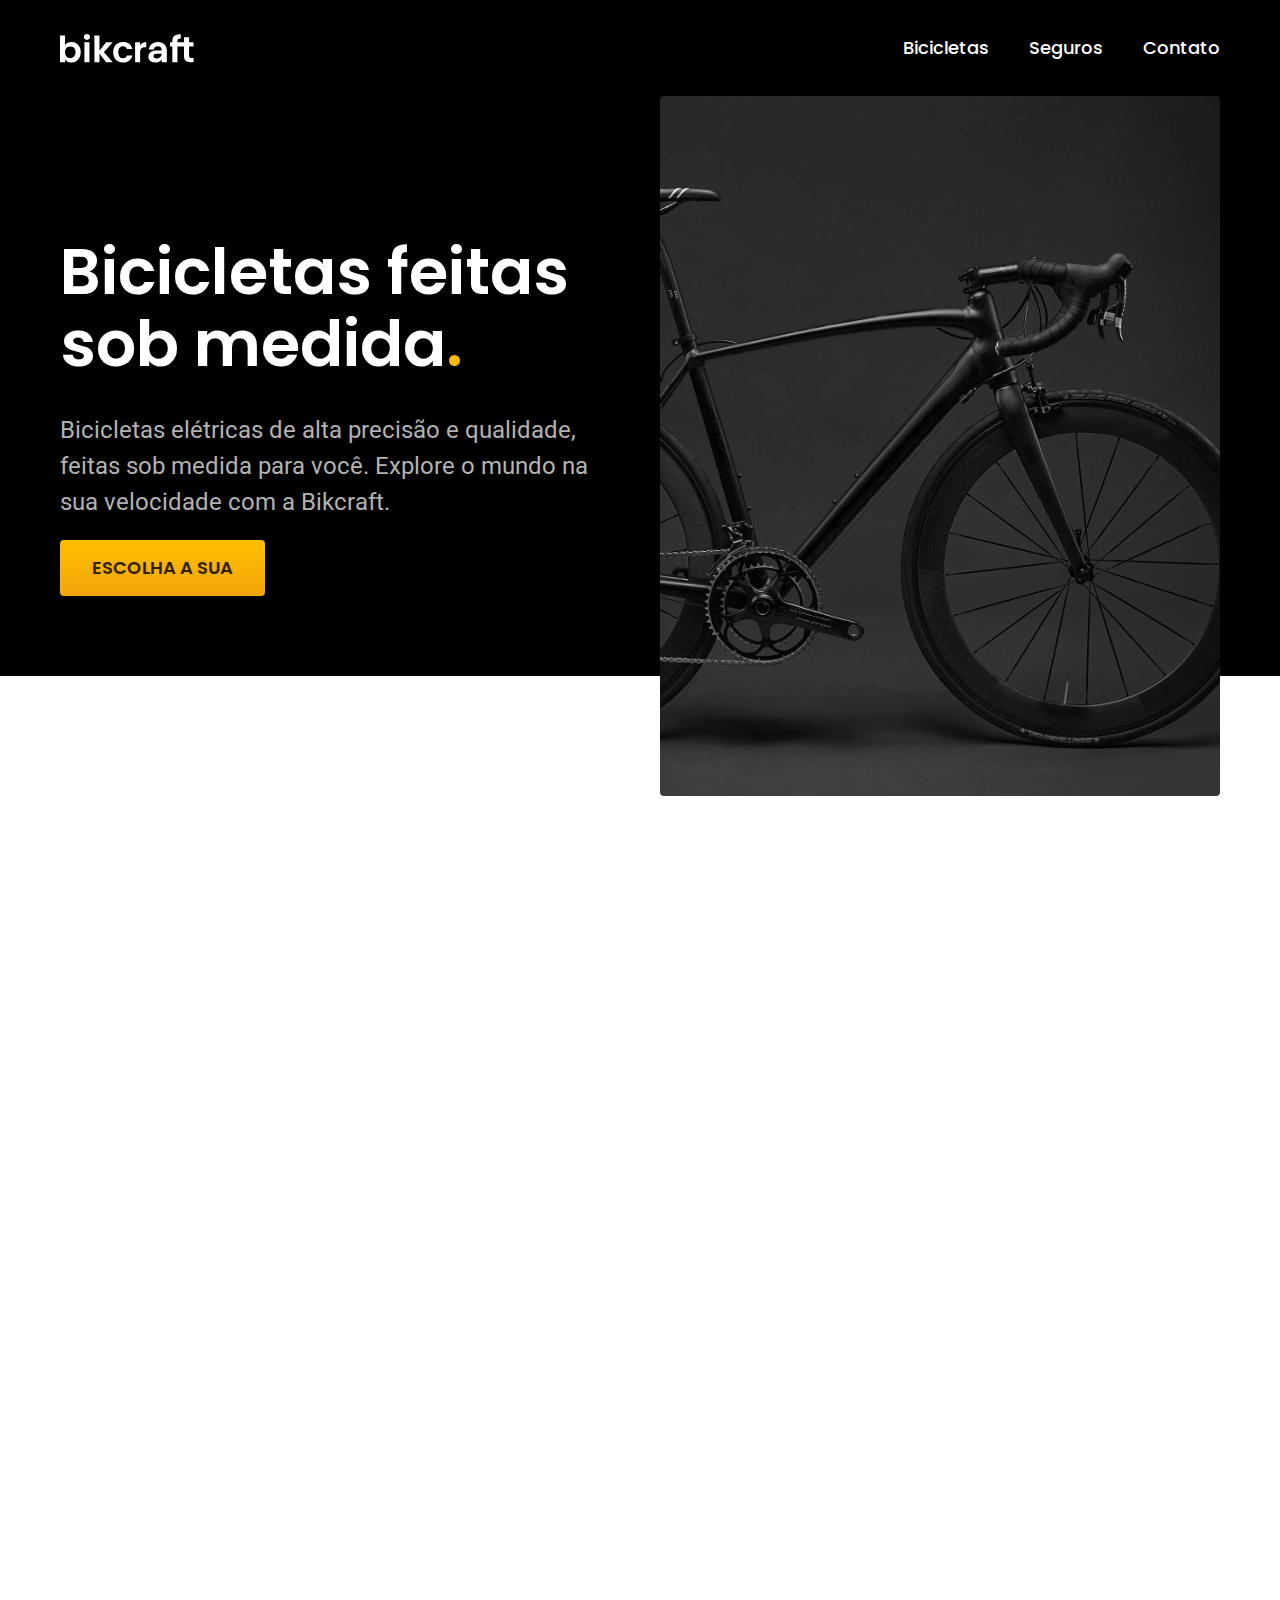
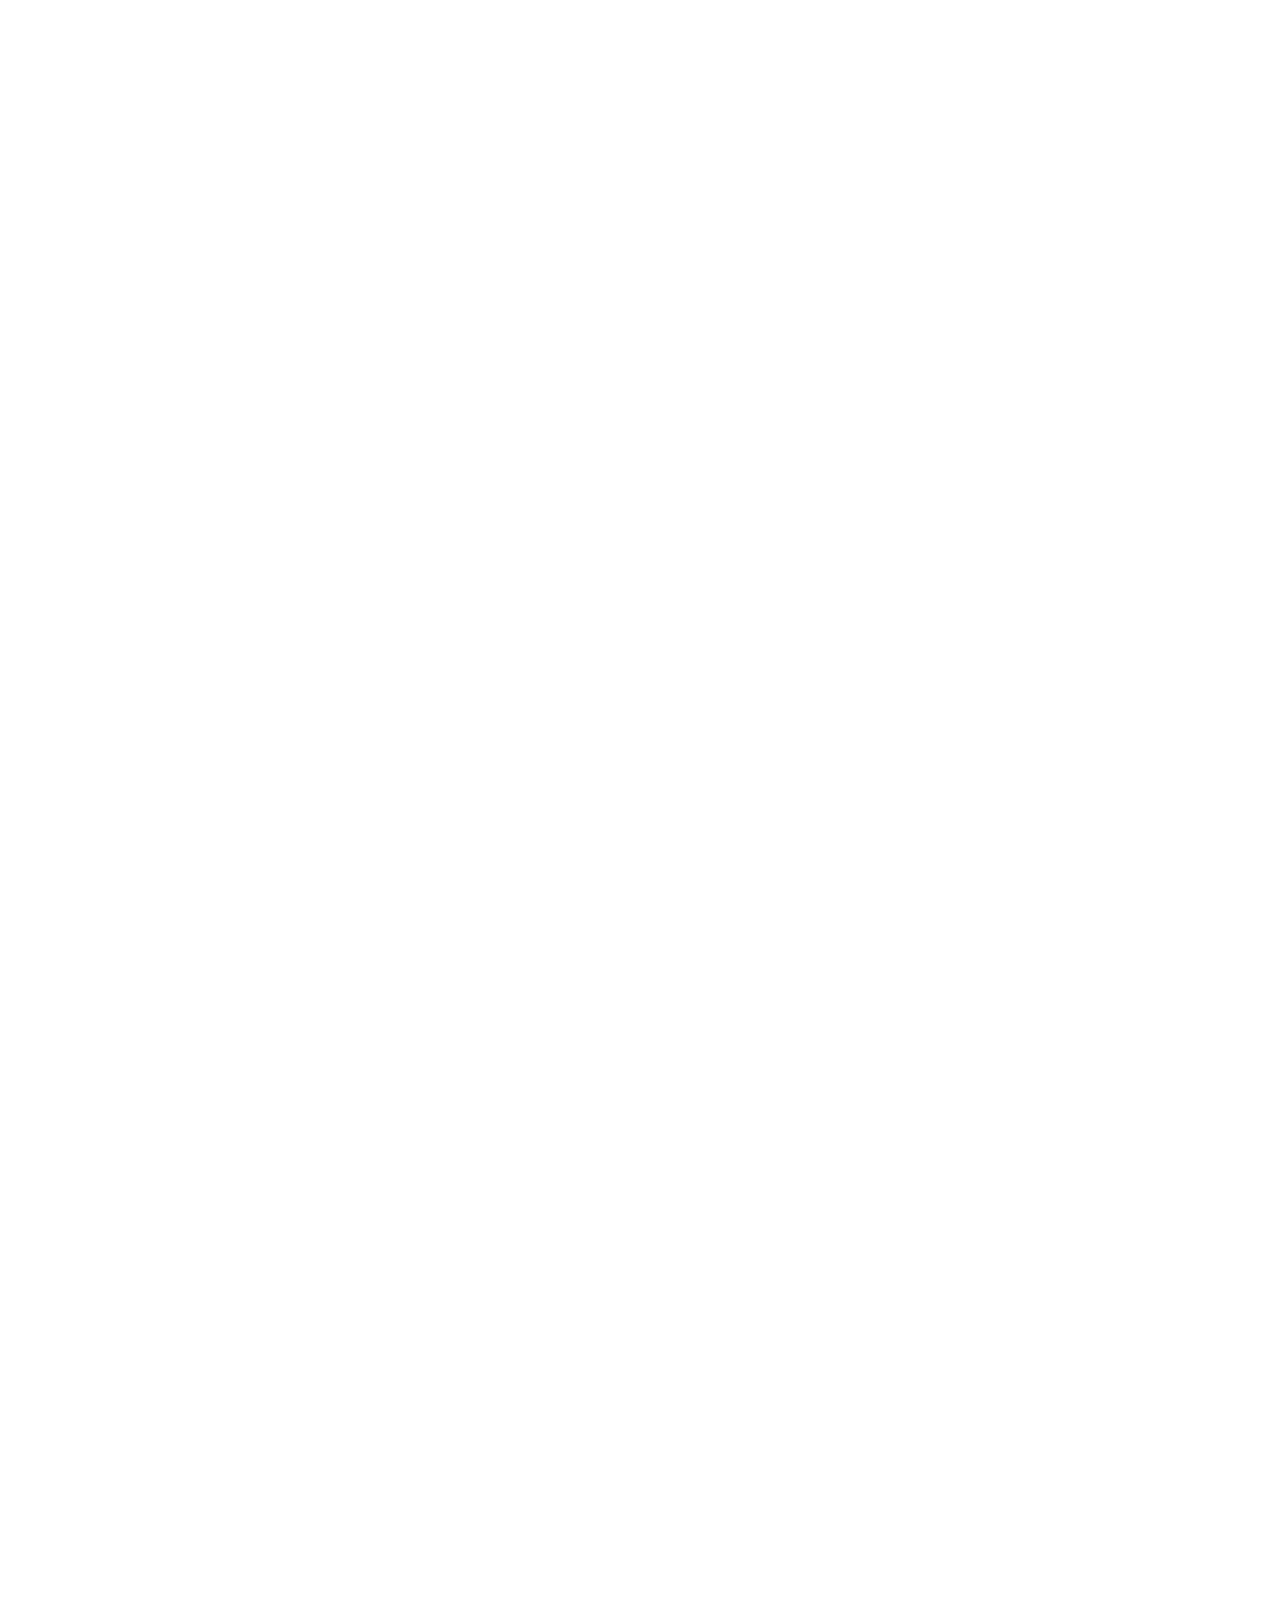
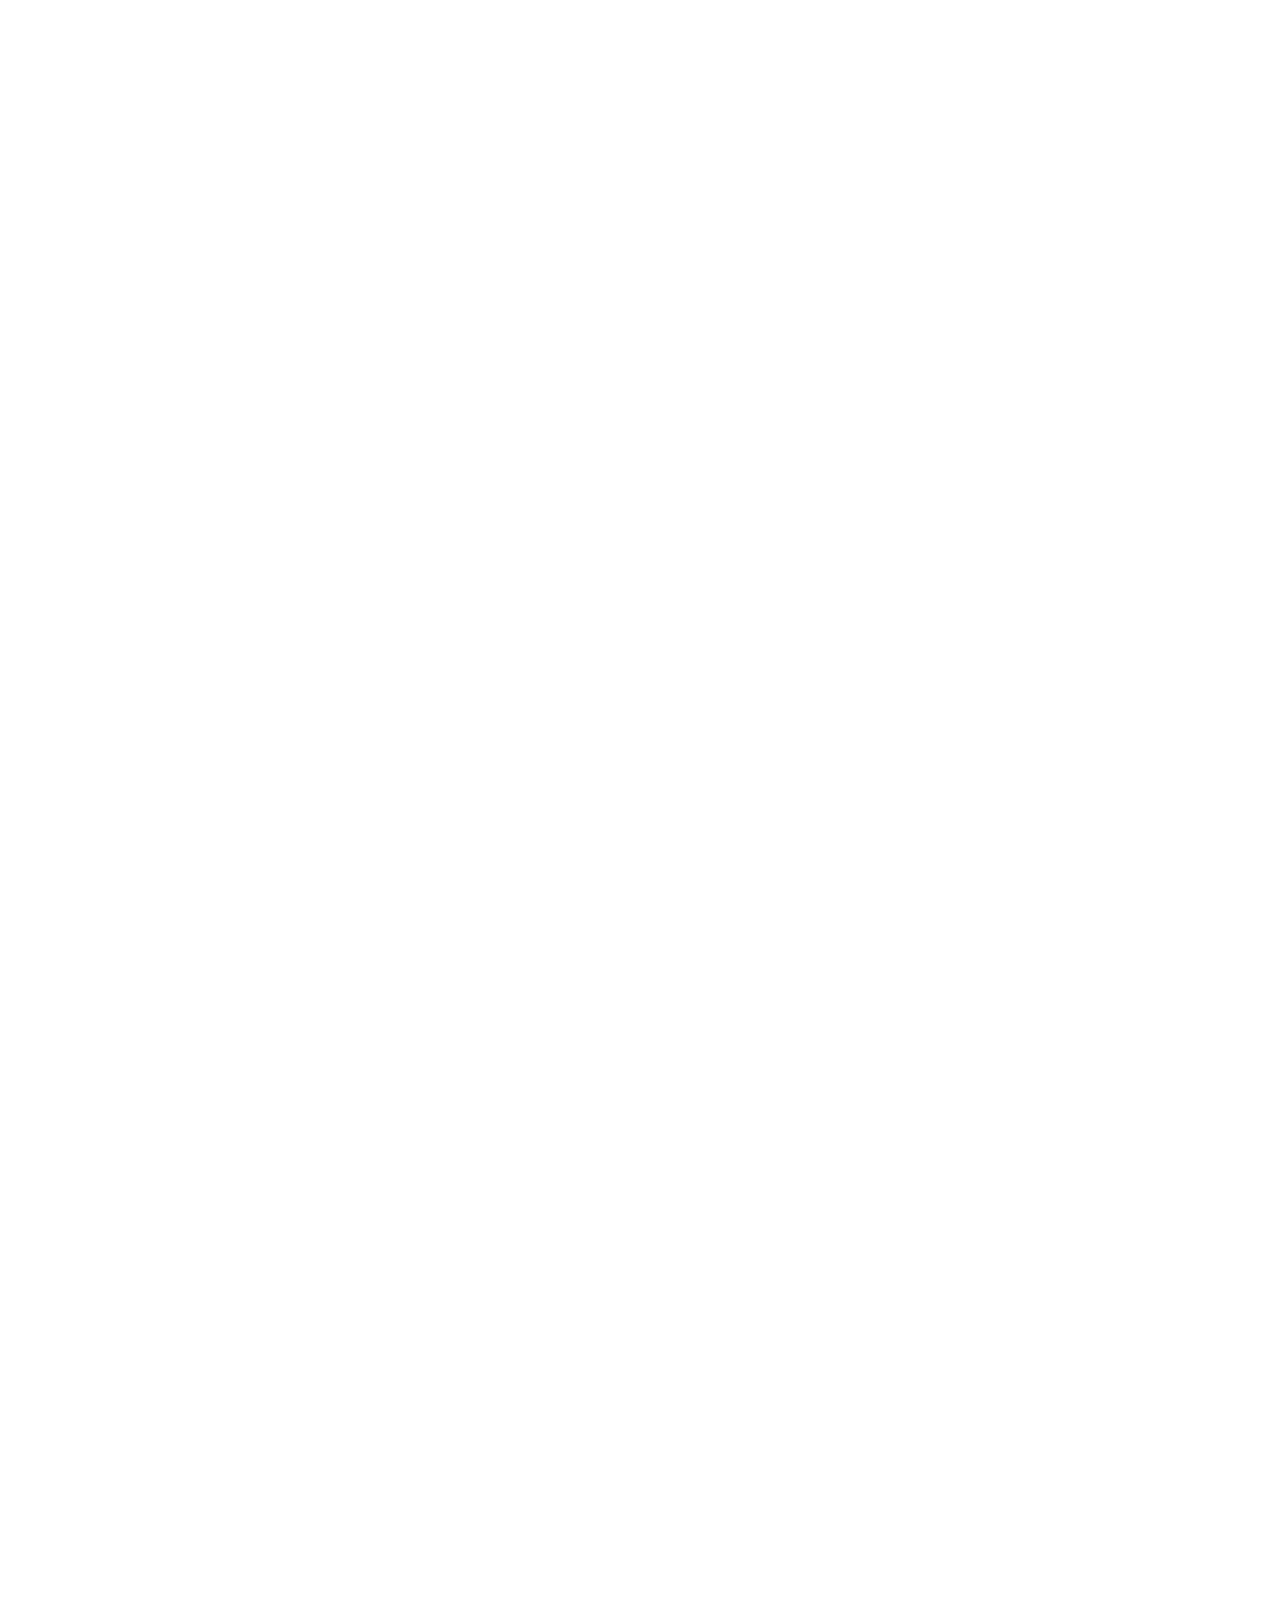
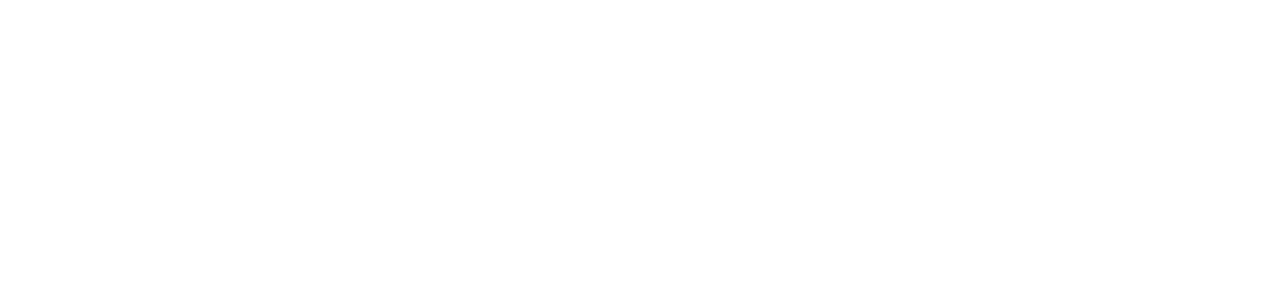
<file: index.html>
<!DOCTYPE html>
<html lang="pt-br">

<head>
  <meta charset="UTF-8">
  <meta name="viewport" content="width=device-width, initial-scale=1.0">
  <link rel="icon" href="./favicon.svg" type="image/svg+xml">

  <title>Bikcraft - Bicicletas Elétricas</title>
  <meta name="description" content="Bicicletas elétricas de alta precisão e qualidade, feitas sob medida para você. Explore o mundo na sua velocidade com a Bikcraft.">
  <script>document.documentElement.className += ' js';</script>
  <link rel="preload" href="./css/style.css" as="style">
  <link rel=" stylesheet" href="./css/style.css">

  <link rel="preconnect" href="https://fonts.googleapis.com">
  <link rel="preconnect" href="https://fonts.gstatic.com" crossorigin>
  <link href="https://fonts.googleapis.com/css2?family=Merriweather:ital,wght@1,900&family=Poppins:wght@500;600&family=Roboto:wght@400;500&display=swap" rel="stylesheet">

</head>

<body id="home">
  <!-- Menu -->
  <header class="header-bg">
    <div class="header container">
      <a href="./">
        <img src="./img/bikcraft.svg" width="136" height="32" alt="Bikcraft">
      </a>

      <nav aria-label="primaria">
        <ul class="header-menu font-1-m cor-0">
          <li><a href="./bicicletas.html">Bicicletas</a></li>
          <li><a href="./seguros.html">Seguros</a></li>
          <li><a href="./contato.html">Contato</a></li>
        </ul>
      </nav>
    </div>
  </header>
  <!-- Introdução com imagem -->
  <main class="introducao-bg js-scroll">
    <div class="container introducao ">
      <div class="introducao-conteudo">
        <h1 class="font-1-xxl cor-0">Bicicletas feitas sob medida<span class="cor-p1">.</span></h1>
        <p class="font-2-l cor-5">Bicicletas elétricas de alta precisão e qualidade, feitas sob medida para você. Explore o mundo na sua velocidade com a Bikcraft.</p>
        <a class="botao" href="./bicicletas.html">Escolha a sua</a>
      </div>
      <picture>
        <source media="(max-width: 800px)" srcset="./img/bicicletas/nimbus.jpg" ">
        <img src=" ./img/fotos/introducao.jpg" width="1280" height="1600" alt="Bicicleta elétrica escura">
      </picture>

    </div>
  </main>
  <!-- Lista de bicicletas -->
  <article class="bicicletas-lista js-scroll">
    <h2 class="container font-1-xxl">escolha a sua<span class="cor-p1">.</span></h2>

    <ul>
      <li><a href="./bicicletas/magic.html">
          <img src="./img/bicicletas/magic-home.jpg" width="920" height="1040" alt="Bicicleta preta">
          <h3 class="font-1-xl">Magic Might</h3>
          <span class="font-2-m cor-8">R$ 2499</span>
        </a>
      </li>
      <li><a href="./bicicletas/nimbus.html">
          <img src="./img/bicicletas/nimbus-home.jpg" width="920" height="1040" alt="Bicicleta preta">
          <h3 class="font-1-xl">Nimbus Stark</h3>
          <span class="font-2-m cor-8">R$ 4999</span>
        </a>
      </li>
      <li><a href="./bicicletas/magic.html">
          <img src="./img/bicicletas/nebula-home.jpg" width="920" height="1040" alt="Bicicleta preta">
          <h3 class="font-1-xl">Nebula Cosmic</h3>
          <span class="font-2-m cor-8">R$ 3999</span>
        </a>
      </li>
    </ul>
  </article>

  <article class="tecnologia-bg js-scroll">
    <div class="tecnologia container">
      <div class="tecnologia-conteudo">
        <span class="font-2-l-b cor-5">Tecnologia Avançada</span>
        <h2 class="font-1-xxl cor-0">Você escolhe as suas cores e componentes<span class="cor-p1">.</span></h2>
        <p class="font-2-l cor-5">Cada Bikcraft é única e possui a sua identidade. As medidas serão exatas para o seu corpo e altura, garantindo maior conforto e ergonomia na sua pedalada. Você pode também personalizar completamente as suas cores.</p>
        <a class="link" href="./bicicletas.html">Escolha um modelo</a>
        <div class="tecnologia-vantagens">
          <div>
            <img src="./img/icones/eletrica.svg" width="24" height="24" alt="">
            <h3 class="font-1-m cor-0">Motor Elétrico</h3>
            <p class="font-2-s cor-5">Toda Bikcraft é equipada com um motor elétrico que possui duração de até 120h. A bateria é recarregada com a sua energia gasta ao pedalar.</p>
          </div>
          <div>
            <img src="./img/icones/rastreador.svg" width="24" height="24" alt="">
            <h3 class="font-1-m cor-0">Rastreador</h3>
            <p class="font-2-s cor-5">Sabemos o quão preciosa é a sua Bikcraft, por isso adicionamos rastreadores e sistemas anti-furto para garantir o seu sossego.</p>
          </div>
        </div>
      </div>
      <div class="tecnologia-imagem">
        <img src="./img/fotos/tecnologia.jpg" width="1200" height="1920" alt="">
      </div>
    </div>

  </article>

  <section class="parceiros js-scroll" aria-label="Nossos Parceiros">
    <h2 class=" container font-1-xxl">Nossos Parceiros<span class="cor-p1">.</span></h2>

    <ul>
      <li><img src="./img/parceiros/caravan.svg" width="140" height="38" alt="Caravan"></li>
      <li><img src="./img/parceiros/ranek.svg" width="149" height="36" alt="Ranek"></li>
      <li><img src="./img/parceiros/handel.svg" width="139" height="50" alt="Handel"></li>
      <li><img src="./img/parceiros/dogs.svg" width="152" height="39" alt="Dogs"></li>
      <li><img src="./img/parceiros/lescone.svg" width="208" height="41" alt="LeScone"></li>
      <li><img src="./img/parceiros/flexblog.svg" width="165" height="38" alt="FlexBlog"></li>
      <li><img src="./img/parceiros/wildbeast.svg" width="196" height="34" alt="Wildbeast"></li>
      <li><img src="./img/parceiros/surfbot.svg" width="200" height="49" alt="Surfbot"></li>
    </ul>
  </section>

  <section class="depoimento js-scroll" aria-label="Depoimento">
    <div>
      <img src="./img/fotos/depoimento.jpg" width="1560" height="1360" alt="Pessoa pedalando">
    </div>
    <div class="depoimento-conteudo">
      <blockquote class="font-1-xl cor-p5">
        <p>Pedalar sempre foi a minha paixão, o que o pessoal da Bikcraft fez foi intensificar o meu amor por esta atividade. Recomendo à todos que amo.</p>
      </blockquote>
      <span class="font-1-m cor-p4">Ana Júlia</span>
    </div>
  </section>

  <article class="seguros-bg js-scroll">
    <div class="seguros container">
      <h2 class="font-1-xxl cor-0">Seguros<span class="cor-p1">.</span></h2>
      <div class="seguros-item">
        <h3 class="font-1-xl cor-6">PRATA</h3>
        <span class="font-1-xl cor-0">R$ 199 <span class="font-1-xs cor-6">mensal</span></span>
        <ul class="font-2-m cor-0">
          <li>Duas trocas por ano</li>
          <li>Assistência técnica</li>
          <li>Suporte 08h às 18h</li>
          <li>Cobertura estadual</li>
        </ul>
        <a href="./orcamento.html" class="botao secundario">Inscreva-se</a>
      </div>

      <div class="seguros-item">
        <h3 class="font-1-xl cor-p1">OURO</h3>
        <span class="font-1-xl cor-0">R$ 299 <span class="font-1-xs cor-6">mensal</span></span>
        <ul class="font-2-m cor-0">
          <li>Cinco trocas por ano</li>
          <li>Assistência especial</li>
          <li>Suporte 24h</li>
          <li>Cobertura nacional</li>
          <li>Desconto em parceiros</li>
          <li>Acesso ao Clube Bikcraft</li>
        </ul>
        <a href="./orcamento.html" class="botao">Inscreva-se</a>
      </div>
    </div>
  </article>

  <footer class="footer-bg js-scroll">
    <div class="footer container">
      <img src="./img/bikcraft.svg" width="136" height="32" alt="">
      <div class="footer-contato">
        <h3 class="font-2-l-b cor-0">Contato</h3>
        <ul class="cor-5 font-2-m">
          <li><a href="tel:+55219999999">+55 21 99999-9999</a></li>
          <li><a href="mailto:contato@contato.com">contato@contato.com</a></li>
          <li>Rua Ali Perto 42 - Botafogo</li>
          <li>Rio de Janeiro</li>
        </ul>
        <div class="footer-redes">
          <a href="./">
            <img src="./img/redes/instagram.svg" width="32" height="32" alt="">
          </a>
          <a href="./">
            <img src="./img/redes/facebook.svg" width="32" height="32" alt="">
          </a>
          <a href="./">
            <img src="./img/redes/youtube.svg" width="32" height="32" alt="">
          </a>
        </div>
      </div>
      <div class="footer-informacoes">
        <h3 class="font-2-l-b cor-0">Informações</h3>
        <nav>
          <ul class="cor-5 font-1-m">
            <li><a href="./bicicletas.html">Bicicletas</a></li>
            <li><a href="./seguros.html">Seguros</a></li>
            <li><a href="./contato.html">Contato</a></li>
            <li><a href="./termos.html">Termos e Condições</a></li>
          </ul>
        </nav>
      </div>
      <p class="footer-copy font-2-m cor-6 footer-c">Bikcraft © Alguns direitos reservados.</p>
    </div>
  </footer>

  <script src="./js/script.js"></script>
</body>

</html>
</file>
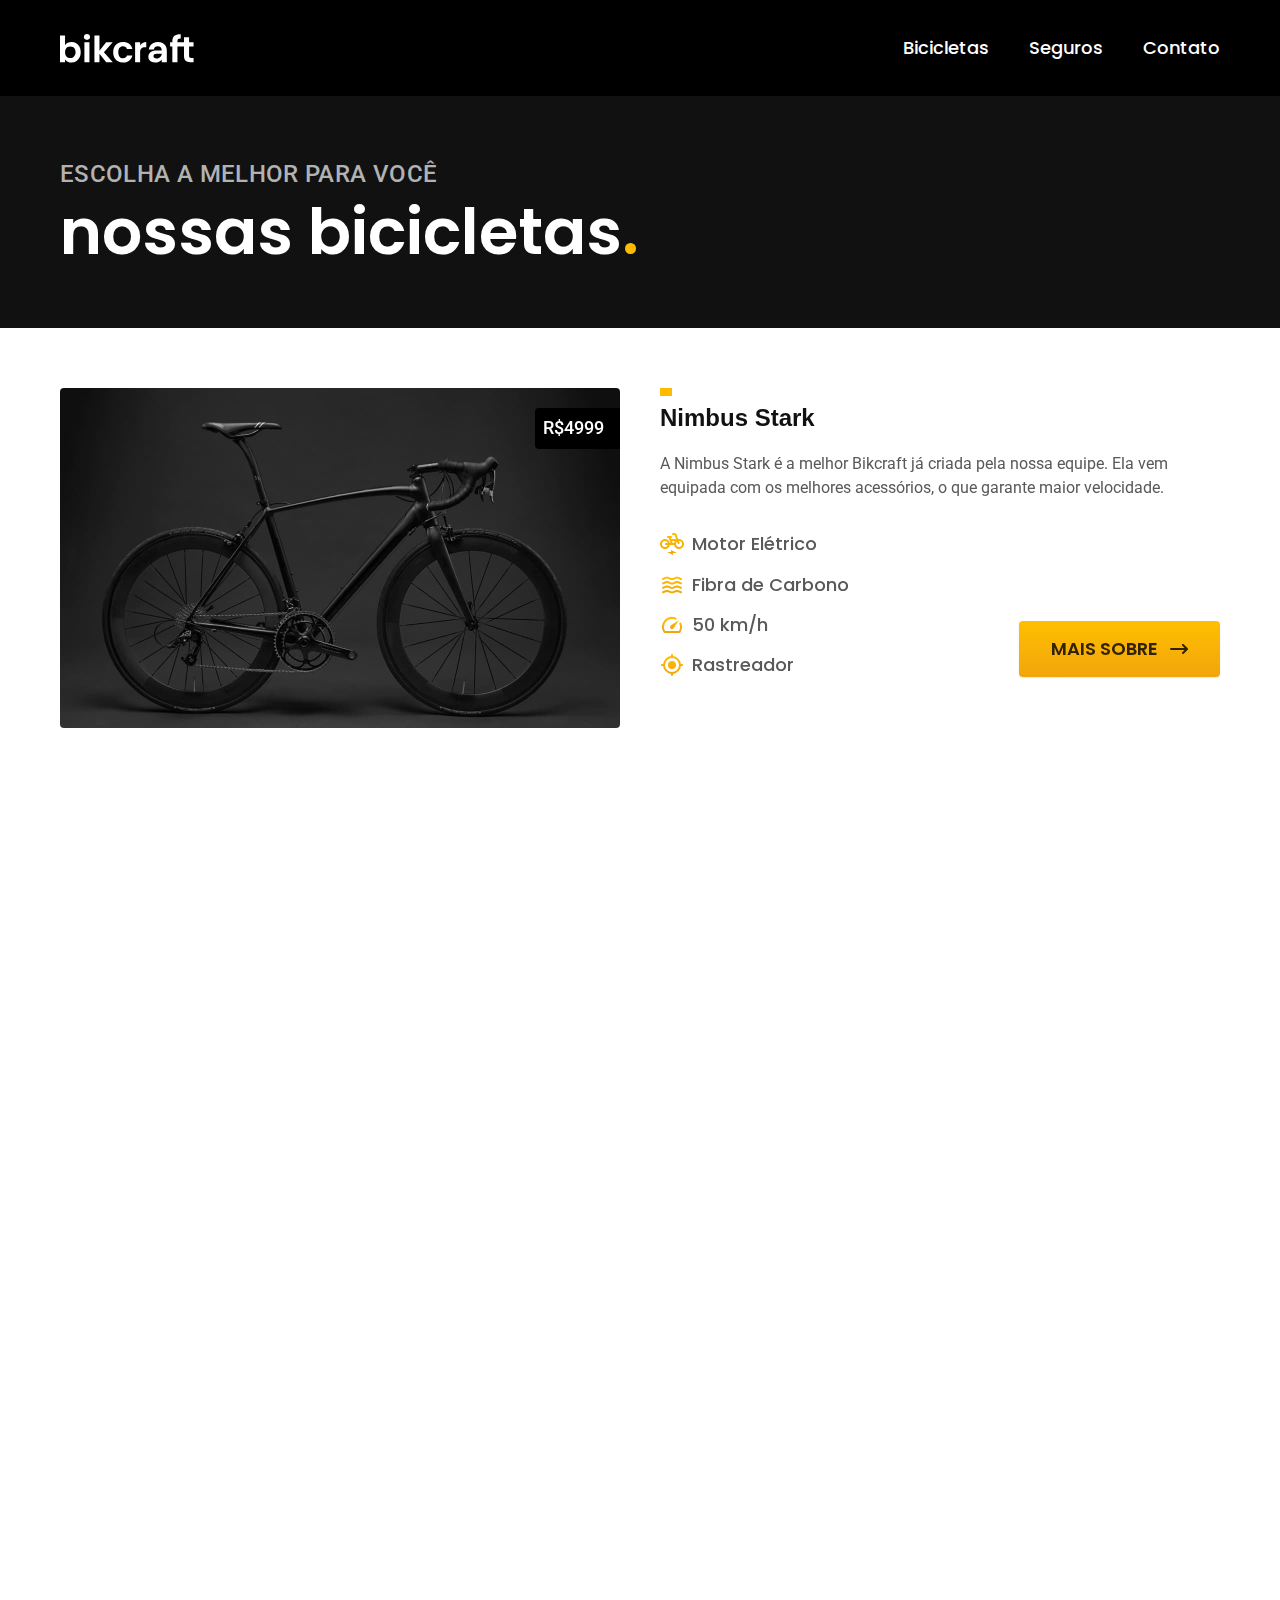
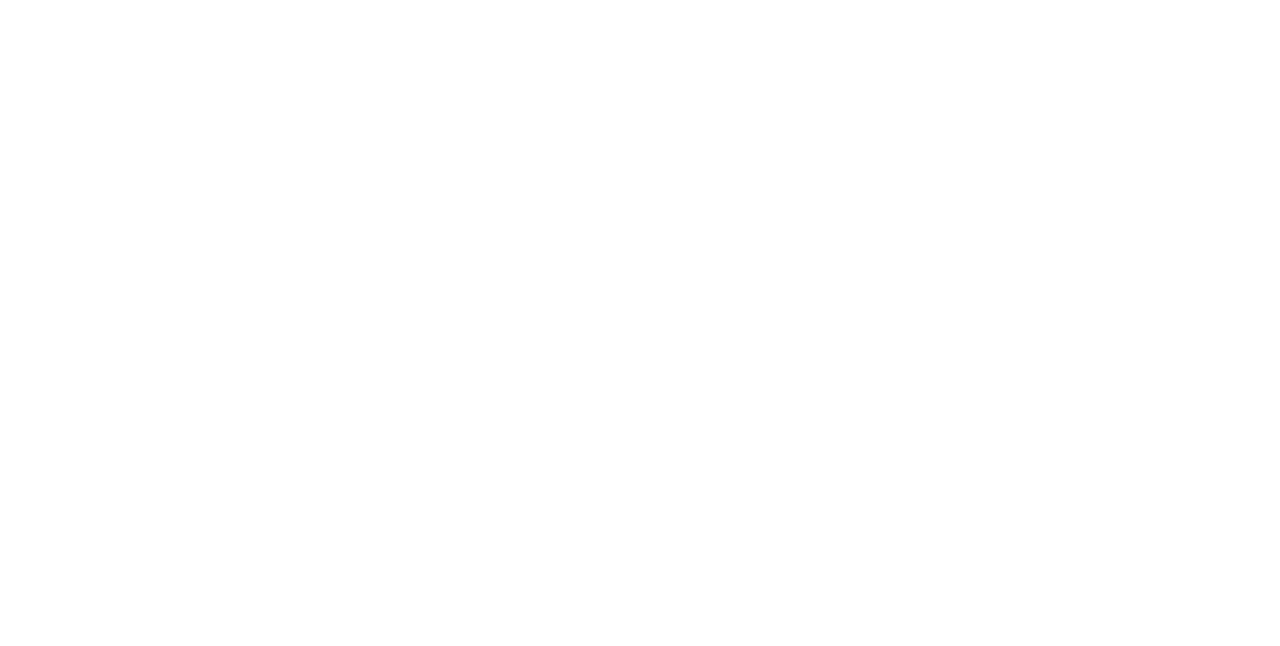
<file: bicicletas.html>
<!DOCTYPE html>
<html lang="pt-br">

<head>
  <meta charset="UTF-8">
  <meta name="viewport" content="width=device-width, initial-scale=1.0">
  <link rel="icon" href="./favicon.svg" type="image/svg+xml">

  <title>Bicicletas | Bikcraft</title>
  <meta name="description" content="Bicicletas elétricas de alta precisão e qualidade, feitas sob medida para você. Explore o mundo na sua velocidade com a Bikcraft.">
  <script>
    document.documentElement.className += ' js'
  </script>
  <link rel="preload" href="./css/style.css" as="style">
  <link rel=" stylesheet" href="./css/style.css">

  <link rel="preconnect" href="https://fonts.googleapis.com">
  <link rel="preconnect" href="https://fonts.gstatic.com" crossorigin>
  <link href="https://fonts.googleapis.com/css2?family=Merriweather:ital,wght@1,900&family=Poppins:wght@500;600&family=Roboto:wght@400;500&display=swap" rel="stylesheet">
</head>

<body id=bicicletas>
  <header class="header-bg">
    <div class="header container">
      <a href="./">
        <img src="./img/bikcraft.svg" alt="Bikcraft">
      </a>

      <nav aria-label="primaria">
        <ul class="header-menu font-1-m cor-0">
          <li><a href="./bicicletas.html">Bicicletas</a></li>
          <li><a href="./seguros.html">Seguros</a></li>
          <li><a href="./contato.html">Contato</a></li>
        </ul>
      </nav>
    </div>
  </header>

  <main class="js-scroll">
    <div class="titulo-bg">
      <div class="titulo container">
        <p class="font-2-l-b cor-5">Escolha a melhor para você</p>
        <h1 class="font-1-xxl cor-0">nossas bicicletas<span class="cor-p1">.</span></h1>
      </div>
    </div>


    <div class="bicicletas container js-scroll">
      <div class="bicicletas-imagem">
        <img src="./img/bicicletas/nimbus.jpg" alt="Bicicleta preta">
        <span class="font-2-m cor-0">R$4999</span>
      </div>
      <div class="bicicletas-conteudo">
        <h2 class="font-1-x-l">Nimbus Stark</h2>
        <p class="font-2-s cor-8">A Nimbus Stark é a melhor Bikcraft já criada pela nossa equipe. Ela vem equipada com os melhores acessórios, o que garante maior velocidade.</p>
        <ul class="font-1-m cor-8">
          <li><img src="./img/icones/eletrica.svg" alt="">Motor Elétrico</li>
          <li><img src="./img/icones/carbono.svg" alt="">Fibra de Carbono</li>
          <li><img src="./img/icones/velocidade.svg" alt="">50 km/h</li>
          <li><img src="./img/icones/rastreador.svg" alt="">Rastreador</li>
        </ul>
        <a class="botao seta" href="./bicicletas/nimbus.html">Mais Sobre</a>
      </div>
    </div>

    <div class="bicicletas-bg js-scroll">
      <div class="bicicletas container">
        <div class="bicicletas-imagem">
          <img src="./img/bicicletas/magic.jpg" alt="Bicicleta preta">
          <span class="font-2-m cor-0">R$2499</span>
        </div>
        <div class="bicicletas-conteudo">
          <h2 class="font-1-x-l cor-0">Magic Might</h2>
          <p class="font-2-s cor-5">A Magic Might é a melhor Bikcraft já criada pela nossa equipe. Ela vem equipada com os melhores acessórios, o que garante maior velocidade.</p>
          <ul class="font-1-m cor-5">
            <li><img src="./img/icones/eletrica.svg" alt="">Motor Elétrico</li>
            <li><img src="./img/icones/carbono.svg" alt="">Fibra de Carbono</li>
            <li><img src="./img/icones/velocidade.svg" alt="">45 km/h</li>
            <li><img src="./img/icones/rastreador.svg" alt="">Rastreador</li>
          </ul>
          <a class="botao seta" href="./bicicletas/magic.html">Mais Sobre</a>
        </div>
      </div>
    </div>

    <div class="bicicletas container js-scroll">
      <div class="bicicletas-imagem">
        <img src="./img/bicicletas/nebula.jpg" alt="Bicicleta preta">
        <span class="font-2-m cor-0">R$3999</span>
      </div>
      <div class="bicicletas-conteudo">
        <h2 class="font-1-x-l">Nebula Cosmic</h2>
        <p class="font-2-s cor-8">A Nebula Cosmic é a melhor Bikcraft já criada pela nossa equipe. Ela vem equipada com os melhores acessórios, o que garante maior velocidade.</p>
        <ul class="font-1-m cor-8">
          <li><img src="./img/icones/eletrica.svg" alt="">Motor Elétrico</li>
          <li><img src="./img/icones/carbono.svg" alt="">Fibra de Carbono</li>
          <li><img src="./img/icones/velocidade.svg" alt="">40 km/h</li>
          <li><img src="./img/icones/rastreador.svg" alt="">Rastreador</li>
        </ul>
        <a class="botao seta" href="./bicicletas/nebula.html">Mais Sobre</a>
      </div>
    </div>
  </main>

  <footer class="footer-bg js-scroll">
    <div class="footer container">
      <img src="./img/bikcraft.svg" alt="">
      <div class="footer-contato">
        <h3 class="font-2-l-b cor-0">Contato</h3>
        <ul class="cor-5 font-2-m">
          <li><a href="tel:+55219999999">+55 21 99999-9999</a></li>
          <li><a href="mailto:contato@contato.com">contato@contato.com</a></li>
          <li>Rua Ali Perto 42 - Botafogo</li>
          <li>Rio de Janeiro</li>
        </ul>
        <div class="footer-redes">
          <a href="./">
            <img src="./img/redes/instagram.svg" alt="">
          </a>
          <a href="./">
            <img src="./img/redes/facebook.svg" alt="">
          </a>
          <a href="./">
            <img src="./img/redes/youtube.svg" alt="">
          </a>
        </div>
      </div>
      <div class="footer-informacoes">
        <h3 class="font-2-l-b cor-0">Informações</h3>
        <nav>
          <ul class="cor-5 font-1-m">
            <li><a href="./bicicletas.html">Bicicletas</a></li>
            <li><a href="./seguros.html">Seguros</a></li>
            <li><a href="./contato.html">Contato</a></li>
            <li><a href="./termos.html">Termos e Condições</a></li>
          </ul>
        </nav>
      </div>
      <p class="footer-copy font-2-m cor-6 footer-c">Bikcraft © Alguns direitos reservados.</p>
    </div>
  </footer>

  <script src="./js/script.js"></script>
</body>

</html>
</file>
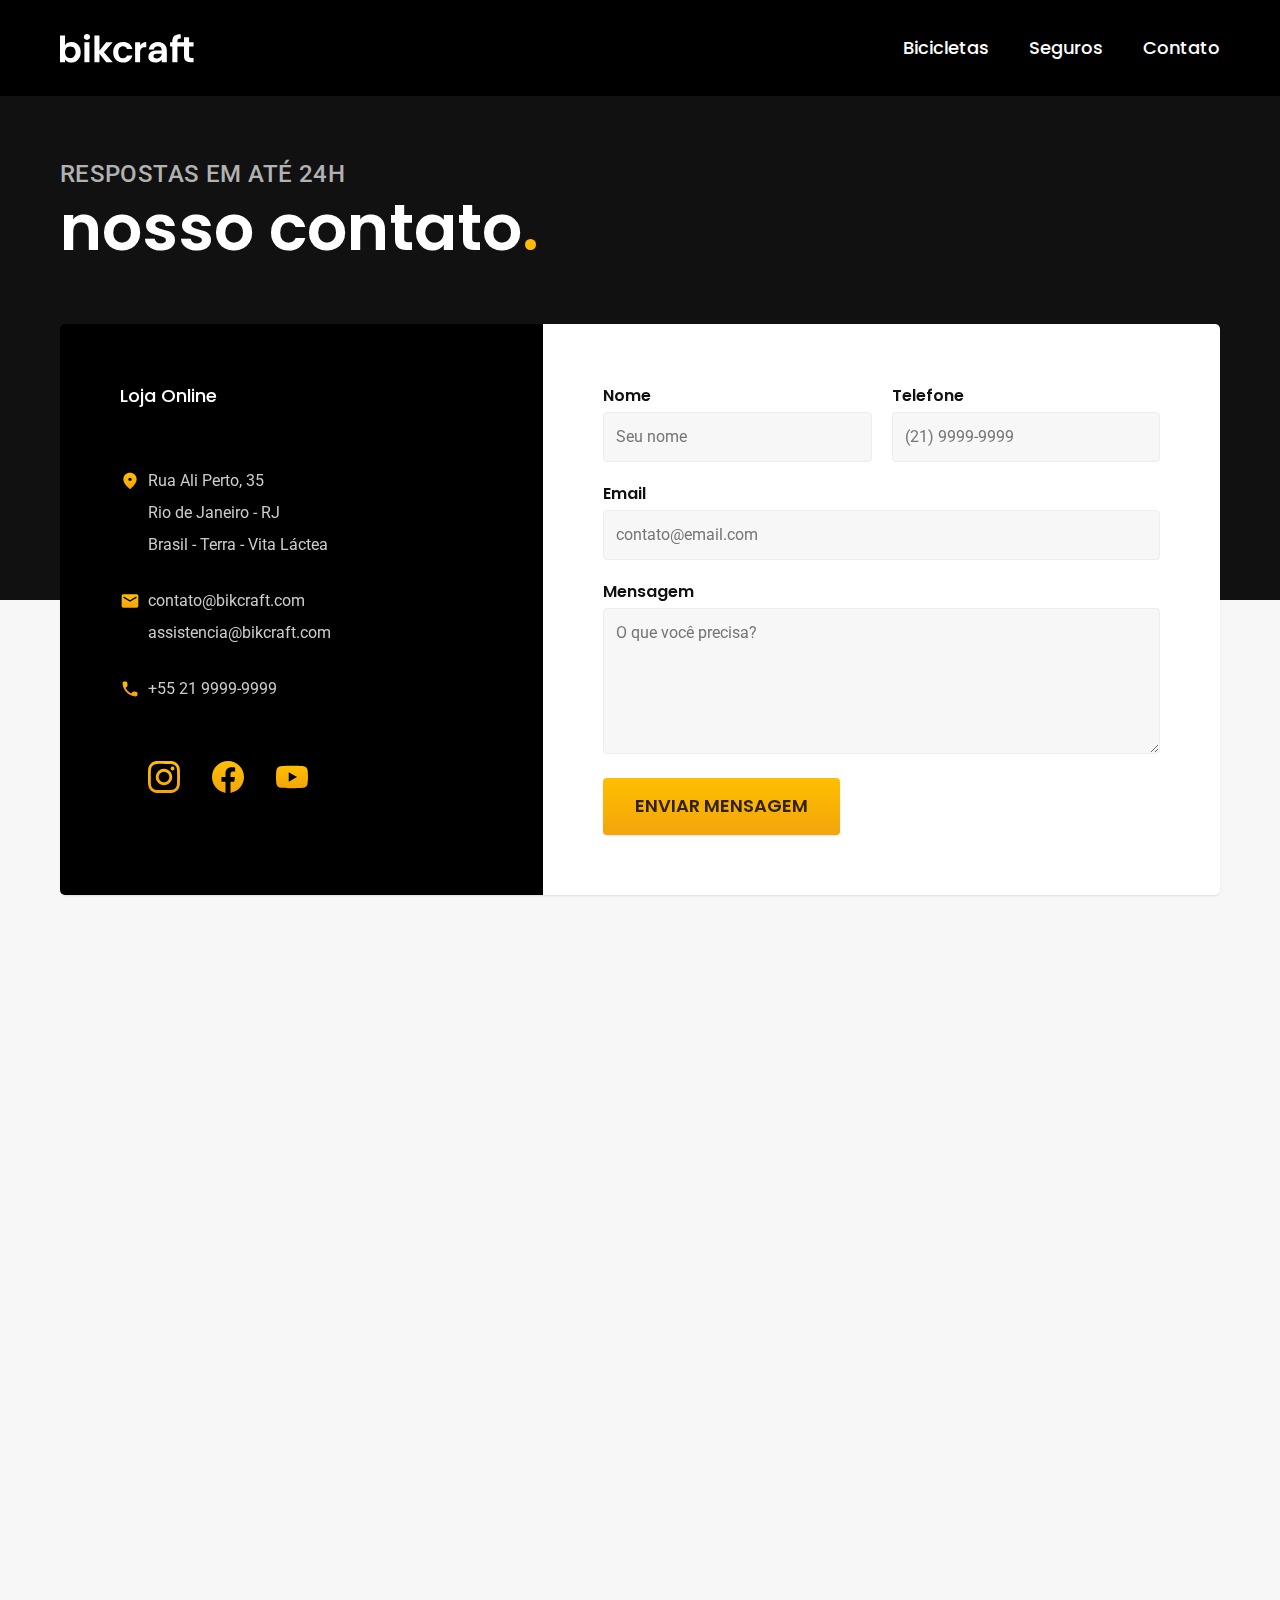
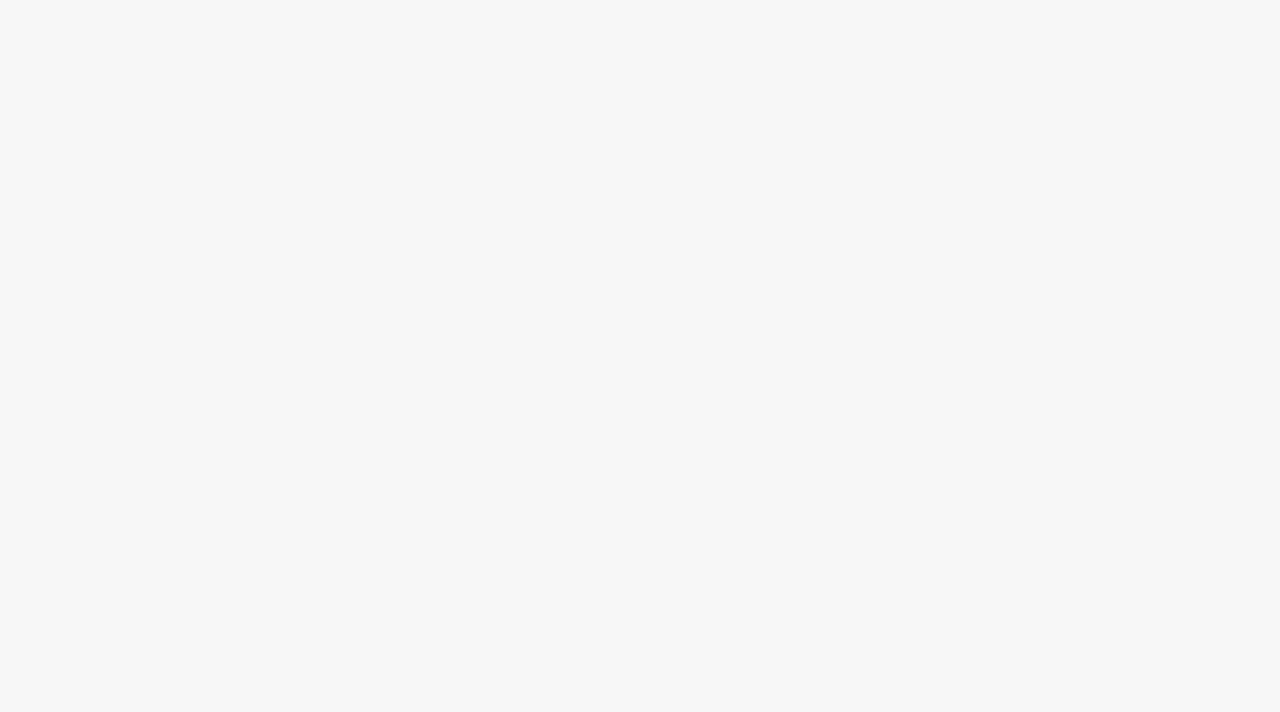
<file: contato.html>
<!DOCTYPE html>
<html lang="pt-br">

<head>
  <meta charset="UTF-8">
  <meta name="viewport" content="width=device-width, initial-scale=1.0">
  <title>Contato | Bikcraft</title>
  <meta name="description" content="Bicicletas elétricas de alta precisão e qualidade,  feitas sob medida para o cliente. Explore o mundo na sua velocidade com a Bikcraft.">

  <link rel="icon" href="./favicon.svg" type="image/svg+xml">
  <script>
    document.documentElement.className += ' js'
  </script>
  <link href="./css/style.css" rel="preload" as="style">
  <link href="./css/style.css" rel="stylesheet">

  <link rel="preconnect" href="https://fonts.googleapis.com">
  <link rel="preconnect" href="https://fonts.gstatic.com" crossorigin>
  <link href="https://fonts.googleapis.com/css2?family=Merriweather:ital,wght@1,900&family=Poppins:wght@500;600&family=Roboto:wght@400;500&display=swap" rel="stylesheet">
</head>

<body id="contato">
  <header class="header-bg">
    <div class="header container">
      <a href="./">
        <img src="./img/bikcraft.svg" alt="Bikcraft" width="136" height="32">
      </a>
      <nav aria-label="primaria">
        <ul class="header-menu font-1-m cor-0">
          <li><a href="./bicicletas.html">Bicicletas</a></li>
          <li><a href="./seguros.html">Seguros</a></li>
          <li><a href="./contato.html">Contato</a></li>
        </ul>
      </nav>
    </div>
  </header>

  <main class="js-scroll">
    <div class="titulo-bg">
      <div class="container">
        <p class="font-2-l-b cor-5">Respostas em até 24h</p>
        <h1 class="font-1-xxl cor-0">nosso contato<span class="cor-p1">.</span></h1>
      </div>
    </div>

    <div class="contato container js-scroll">
      <section class="contato-dados" aria-label="Endereço">
        <h2 class="cor-0 font-1-m">Loja Online</h2>
        <div class="contato-endereco font-2-s cor-4">
          <p>Rua Ali Perto, 35</p>
          <p>Rio de Janeiro - RJ</p>
          <p>Brasil - Terra - Vita Láctea</p>
        </div>
        <address class="contato-meios font-2-s cor-4">
          <a href="mailto:contato@bikcraft.com">contato@bikcraft.com</a>
          <a href="mailto:assistencia@bikcraft.com">assistencia@bikcraft.com</a>
          <a href="tel:+552199999999">+55 21 9999-9999</a>
        </address>
        <div class="contato-redes">
          <a href="./"><img src="./img/redes/instagram-p.svg" alt="Instagram"></a>
          <a href="./"><img src="./img/redes/facebook-p.svg" alt="Facebook"></a>
          <a href="./"><img src="./img/redes/youtube-p.svg" alt="Youtube"></a>
        </div>
      </section>
      <section class="contato-formulario" aria-label="Formulário">
        <form class="form" action="./">
          <div>
            <label for="nome">Nome</label>
            <input type="text" id="nome" name="nome" placeholder="Seu nome">
          </div>
          <div>
            <label for="telefone">Telefone</label>
            <input type="text" id="telefone" name="telefone" placeholder="(21) 9999-9999">
          </div>
          <div class="col-2">
            <label for="email">Email</label>
            <input type="email" id="email" name="email" placeholder="contato@email.com">
          </div>
          <div class="col-2">
            <label for="mensagem">Mensagem</label>
            <textarea id="mensagem" name="mensagem" placeholder="O que você precisa?" rows="5"></textarea>
          </div>
          <button class="botao col-2">Enviar Mensagem</button>
        </form>
      </section>
    </div>
  </main>

  <article class="lojas container js-scroll">
    <h2 class="font-1-xxl">lojas locais<span class="cor-p1">.</span></h2>
    <div class="lojas-item">
      <img src="./img/lojas/rj.jpg" alt="mapa marcando o endereço da loja no Rio de Janeiro" width="560" height="260">
      <div class="lojas-conteudo">
        <h3 class="font-1-xl">Rio de Janeiro</h3>
        <div class="lojas-dados font-2-s cor-8">
          <p>Rua Ali Perto, 25</p>
          <p>Rio de Janeiro - RJ</p>
        </div>
        <div class="lojas-dados font-2-s cor-8">
          <a href="mailto:rio@bikcraft.com">rio@bikcraft.com</a>
          <a href="tel:+552199999999">21 9999-9999</a>
        </div>
        <p class="lojas-tempo font-1-s"><img src="./img/icones/horario.svg" alt="">08-18h de seg à dom</p>
      </div>
    </div>
    <div class="lojas-item">
      <img src="./img/lojas/sp.jpg" alt="mapa marcando o endereço da loja no Rio de Janeiro">
      <div class="lojas-conteudo">
        <h3 class="font-1-xl">São Paulo</h3>
        <div class="lojas-dados font-2-s cor-8">
          <p>Rua Ali Perto, 25</p>
          <p>São Paulo - SP</p>
        </div>
        <div class="lojas-dados font-2-s cor-8">
          <a href="mailto:rio@bikcraft.com">sp@bikcraft.com</a>
          <a href="tel:+551199999999">11 9999-9999</a>
        </div>
        <p class="lojas-tempo font-1-s"><img src="./img/icones/horario.svg" alt="">08-18h de seg à dom</p>
      </div>
    </div>
  </article>

  <footer class="footer-bg js-scroll">
    <div class="footer container">
      <img src="./img/bikcraft.svg" alt="Bikcraft">
      <div class="footer-contato">
        <h3 class="font-2-l-b cor-0">Contato</h3>
        <ul class="font-2-m cor-5">
          <li>+55 21 9999-9999</li>
          <li>contato@bikcraft.com</li>
          <li>Rua Ali Perto, 42 - Botafogo</li>
          <li>Rio de Janeiro - RJ</li>
        </ul>
        <div class="footer-redes">
          <a href="./"><img src="./img/redes/instagram.svg" alt="Instagram"></a>
          <a href="./"><img src="./img/redes/facebook.svg" alt="Facebook"></a>
          <a href="./"><img src="./img/redes/youtube.svg" alt="Youtube"></a>
        </div>
      </div>
      <div class="footer-informacoes">
        <h3 class="font-2-l-b cor-0">Informações</h3>
        <nav>
          <ul class="font-1-m cor-5">
            <li><a href="./bicicletas.html">Bicicletas</a></li>
            <li><a href="./seguros.html">Seguros</a></li>
            <li><a href="./contato.html">Contato</a></li>
            <li><a href="./termos.html">Termos e Condições</a></li>
          </ul>
        </nav>
      </div>
      <p class="font-2-m cor-6 footer-copy">Bikcraft © Alguns direitos reservados.</p>
    </div>
  </footer>
  <script src="./js/script.js"></script>
</body>
</file>
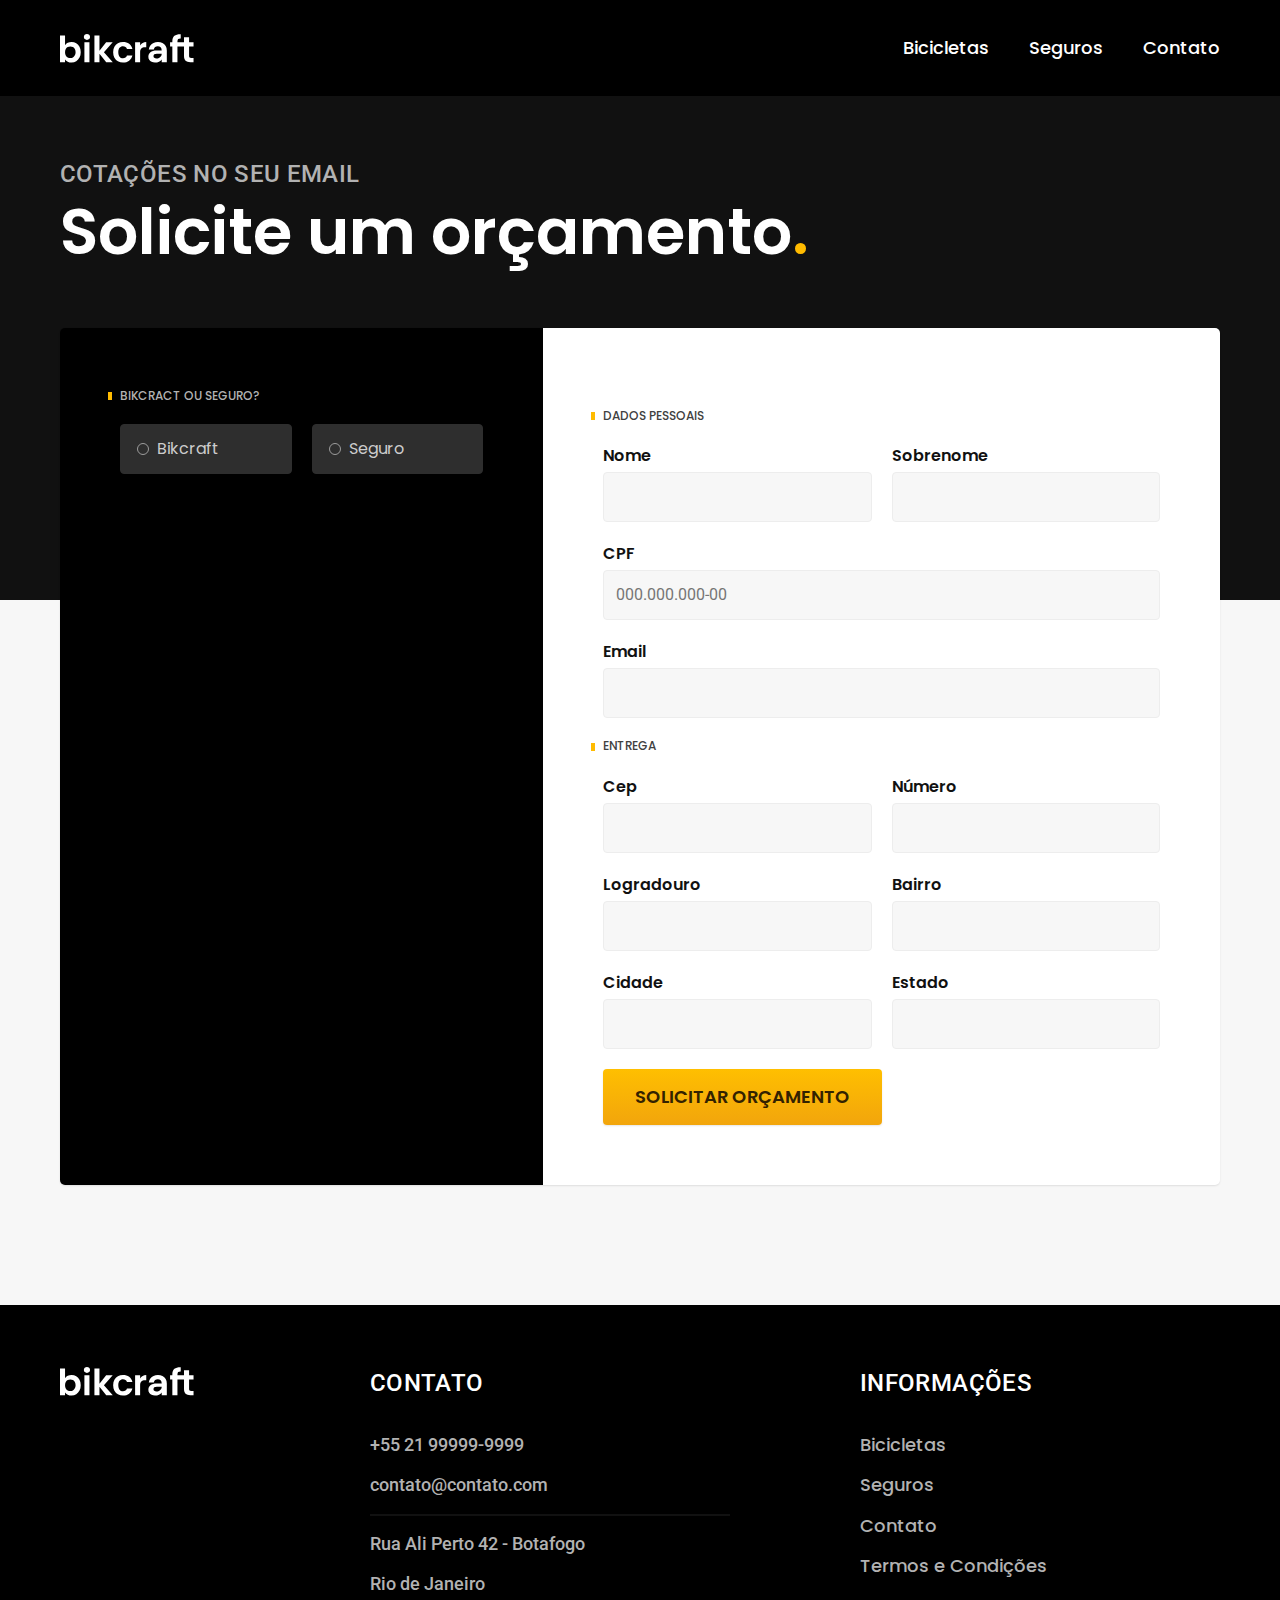
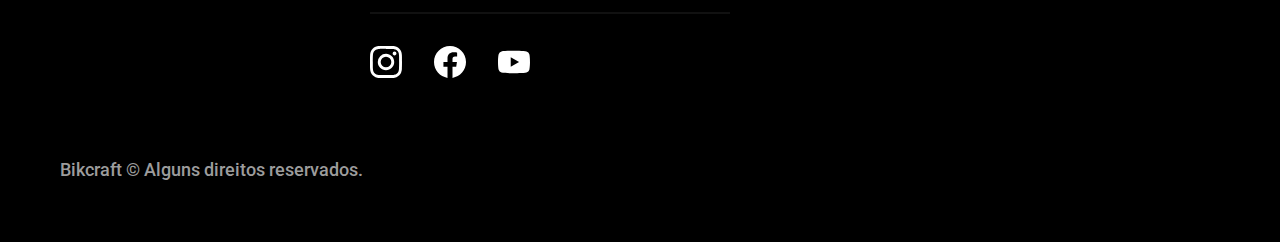
<file: orcamento.html>
<!DOCTYPE html>
<html lang="pt-br">

<head>
  <meta charset="UTF-8">
  <meta name="viewport" content="width=device-width, initial-scale=1.0">
  <link rel="icon" href="./favicon.svg" type="image/svg+xml">

  <title>Orçamento| Bikcraft</title>
  <meta name="description" content="Bicicletas elétricas de alta precisão e qualidade, feitas sob medida para você. Explore o mundo na sua velocidade com a Bikcraft.">

  <link rel="preload" href="./css/style.css" as="style">
  <link rel=" stylesheet" href="./css/style.css">

  <link rel="preconnect" href="https://fonts.googleapis.com">
  <link rel="preconnect" href="https://fonts.gstatic.com" crossorigin>
  <link href="https://fonts.googleapis.com/css2?family=Merriweather:ital,wght@1,900&family=Poppins:wght@500;600&family=Roboto:wght@400;500&display=swap" rel="stylesheet">
</head>

<body id="orcamento">
  <header class="header-bg">
    <div class="header container">
      <a href="./">
        <img src="./img/bikcraft.svg" alt="Bikcraft">
      </a>

      <nav aria-label="primaria">
        <ul class="header-menu font-1-m cor-0">
          <li><a href="./bicicletas.html">Bicicletas</a></li>
          <li><a href="./seguros.html">Seguros</a></li>
          <li><a href="./contato.html">Contato</a></li>
        </ul>
      </nav>
    </div>
  </header>

  <main>
    <div class="titulo-bg">
      <div class="titulo container">
        <p class="font-2-l-b cor-5">Cotações no seu email</p>
        <h1 class="font-1-xxl cor-0">Solicite um orçamento<span class="cor-p1">.</span></h1>
      </div>
    </div>

    <form class="orcamento container" action="./">
      <div class="orcamento-produto">
        <h2 class="font-1-xs cor-5">Bikcract ou Seguro?</h2>

        <input type="radio" name="tipo" value="bikcraft" id="bikcraft">
        <label for="bikcraft">Bikcraft</label>

        <input type="radio" name="tipo" value="seguro" id="seguro">
        <label for="seguro">Seguro</label>

        <div class="orcamento-conteudo" id="orcamento-bikcraft">
          <h2 class="font-1-xs cor-5">Escolhas a sua</h2>

          <input type="radio" name="produto" value="nimbus" id="nimbus">
          <label for="nimbus">Nimbus Stark <span>R$ 4999</span></label>

          <div class="orcamento-detalhes">
            <ul class="font-1-xs cor-8">
              <li><img src="./img/icones/eletrica.svg" alt="">Motor Elétrico</li>
              <li><img src="./img/icones/carbono.svg" alt="">Fibra de Carbono</li>
              <li><img src="./img/icones/velocidade.svg" alt="">50 km/h</li>
              <li><img src="./img/icones/velocidade.svg" alt="">Rastreador</li>
            </ul>
            <img src="./img/bicicletas/nimbus.jpg" alt="">
          </div>

          <input type="radio" name="produto" value="magic" id="magic">
          <label for="magic">Magic Might <span>R$ 2999</span></label>

          <div class="orcamento-detalhes">
            <ul class="font-1-xs cor-8">
              <li><img src="./img/icones/eletrica.svg" alt="">Motor Elétrico</li>
              <li><img src="./img/icones/carbono.svg" alt="">Fibra de Carbono</li>
              <li><img src="./img/icones/velocidade.svg" alt="">45 km/h</li>
              <li><img src="./img/icones/velocidade.svg" alt="">Rastreador</li>
            </ul>
            <img src="./img/bicicletas/magic.jpg" alt="Bicicleta intermediaria">
          </div>

          <input type="radio" name="produto" value="nebula" id="nebula">
          <label for="nebula">Nebula Cosmic <span>R$ 3999</span></label>
          <div class="orcamento-detalhes">
            <ul class="font-1-xs cor-8">
              <li><img src="./img/icones/eletrica.svg" alt="">Motor Elétrico</li>
              <li><img src="./img/icones/carbono.svg" alt="">Fibra de Carbono</li>
              <li><img src="./img/icones/velocidade.svg" alt="">40 km/h</li>
              <li><img src="./img/icones/velocidade.svg" alt="">Rastreador</li>
            </ul>
            <img src="./img/bicicletas/nebula.jpg" alt="Bicicleta Branca">
          </div>


        </div>

        <div class="orcamento-conteudo" id="orcamento-seguro">
          <h2 class="font-1-xs cor-5">Escolha o plano</h2>

          <input type="radio" name="produto" value="prata" id="prata">
          <label for="prata">Prata <span>R$ 199</span></label>

          <input type="radio" name="produto" value="ouro" id="ouro">
          <label for="ouro">Ouro <span>R$ 299</span></label>
        </div>

      </div>
      <div class="orcamento-dados form">
        <h2 class="font-1-xs cor-9 col-2">dados pessoais</h2>
        <div>
          <label for="nome">Nome</label>
          <input type="text" id="nome" name="nome">
        </div>
        <div>
          <label for="sobrenome">Sobrenome</label>
          <input type="text" id="sobrenome" name="sobrenome">
        </div>
        <div class="col-2">
          <label for="cpf">CPF</label>
          <input type="text" id="cpf" name="cpf" placeholder="000.000.000-00">
        </div>
        <div class="col-2">
          <label for="nome">Email</label>
          <input type="email" id="email" name="email">
        </div>
        <h2 class="font-1-xs cor-9 col-2">entrega</h2>
        <div>
          <label for="cep">Cep</label>
          <input type="text" id="cep" name="cep">
        </div>
        <div>
          <label for="numero">Número</label>
          <input type="text" id="numero" name="numero">
        </div>
        <div>
          <label for="logradouro">Logradouro</label>
          <input type="text" id="logradouro" name="logradouro">
        </div>
        <div>
          <label for="bairro">Bairro</label>
          <input type="text" id="bairro" name="bairro">
        </div>
        <div>
          <label for="cidade">Cidade</label>
          <input type="text" id="cidade" name="cidade">
        </div>
        <div>
          <label for="estado">Estado</label>
          <input type="text" id="estado" name="estado">
        </div>
        <button class="botao col-2">Solicitar Orçamento</button>
      </div>
    </form>
  </main>

  <footer class="footer-bg">
    <div class="footer container">
      <img src="./img/bikcraft.svg" alt="">
      <div class="footer-contato">
        <h3 class="font-2-l-b cor-0">Contato</h3>
        <ul class="cor-5 font-2-m">
          <li><a href="tel:+55219999999">+55 21 99999-9999</a></li>
          <li><a href="mailto:contato@contato.com">contato@contato.com</a></li>
          <li>Rua Ali Perto 42 - Botafogo</li>
          <li>Rio de Janeiro</li>
        </ul>
        <div class="footer-redes">
          <a href="./">
            <img src="./img/redes/instagram.svg" alt="">
          </a>
          <a href="./">
            <img src="./img/redes/facebook.svg" alt="">
          </a>
          <a href="./">
            <img src="./img/redes/youtube.svg" alt="">
          </a>
        </div>
      </div>
      <div class="footer-informacoes">
        <h3 class="font-2-l-b cor-0">Informações</h3>
        <nav>
          <ul class="cor-5 font-1-m">
            <li><a href="./bicicletas.html">Bicicletas</a></li>
            <li><a href="./seguros.html">Seguros</a></li>
            <li><a href="./contato.html">Contato</a></li>
            <li><a href="./termos.html">Termos e Condições</a></li>
          </ul>
        </nav>
      </div>
      <p class="footer-copy font-2-m cor-6 footer-c">Bikcraft © Alguns direitos reservados.</p>
    </div>
  </footer>

</body>

</html>
</file>
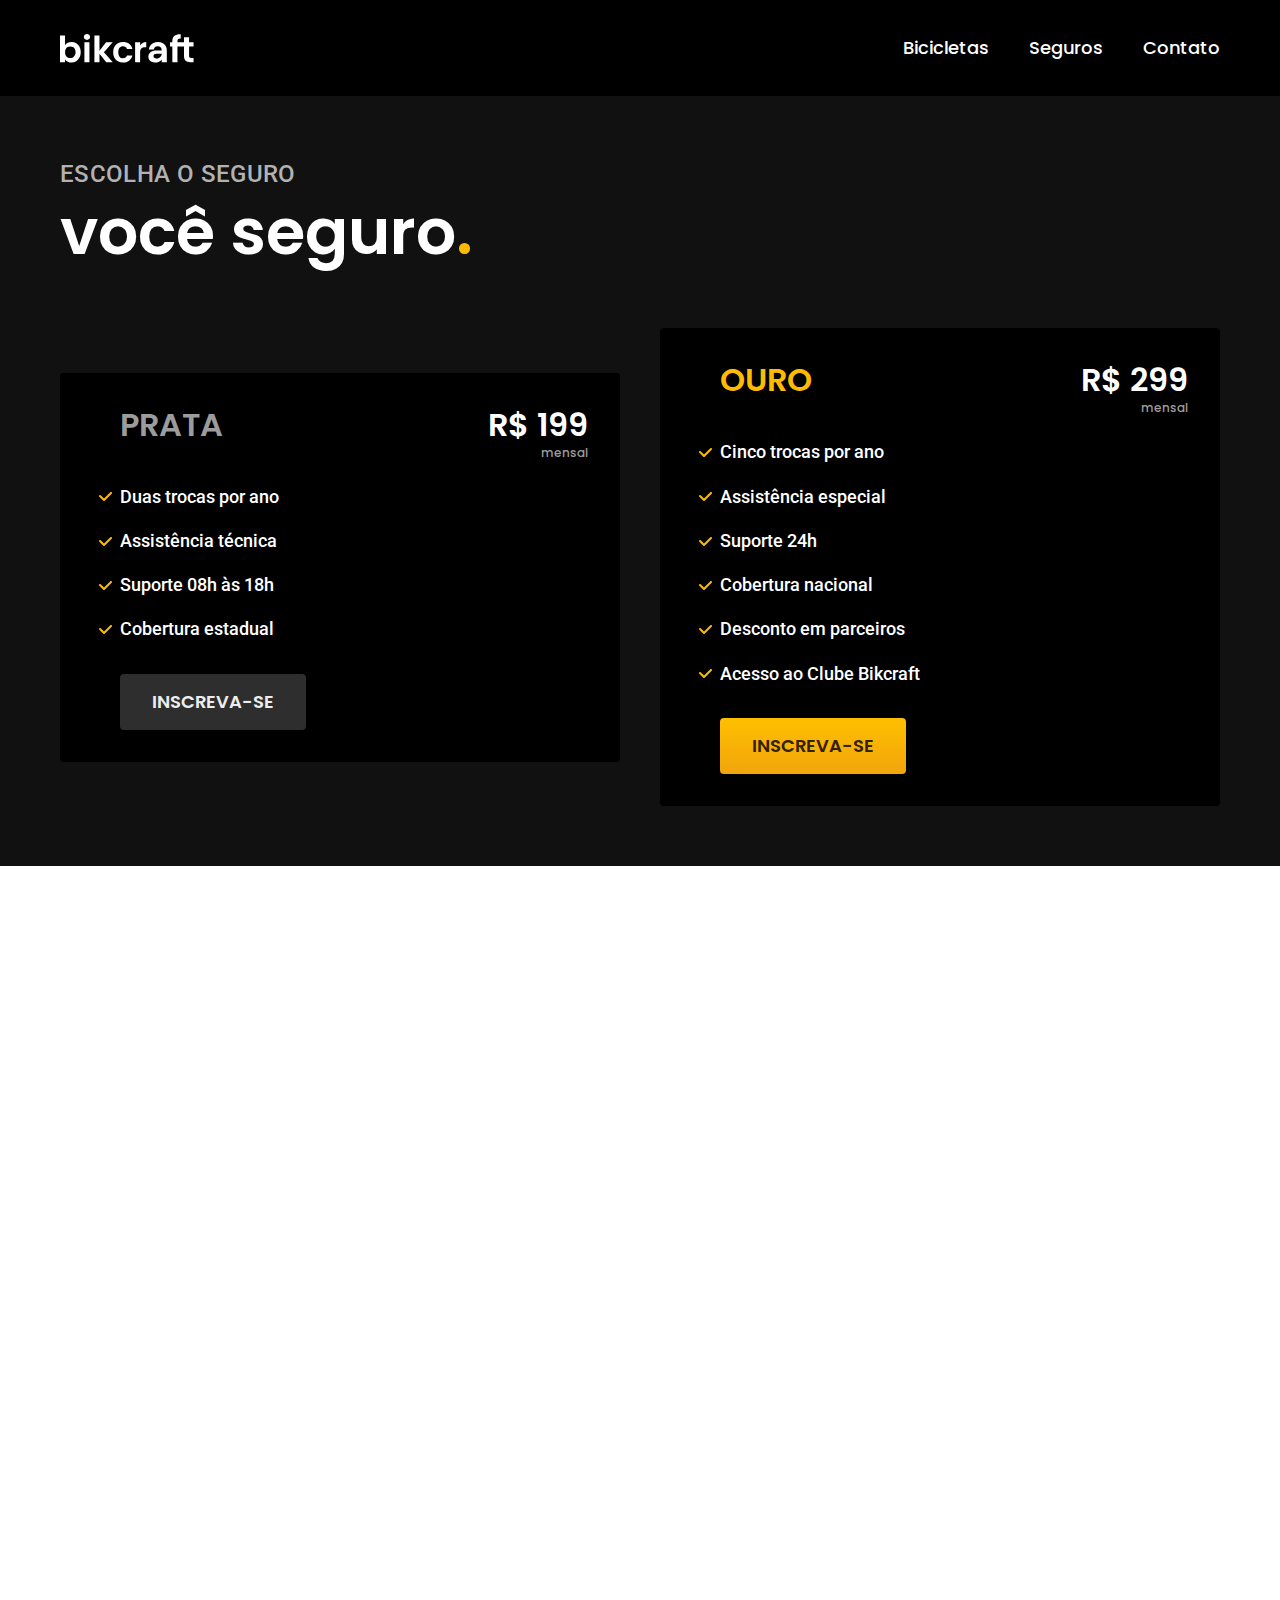
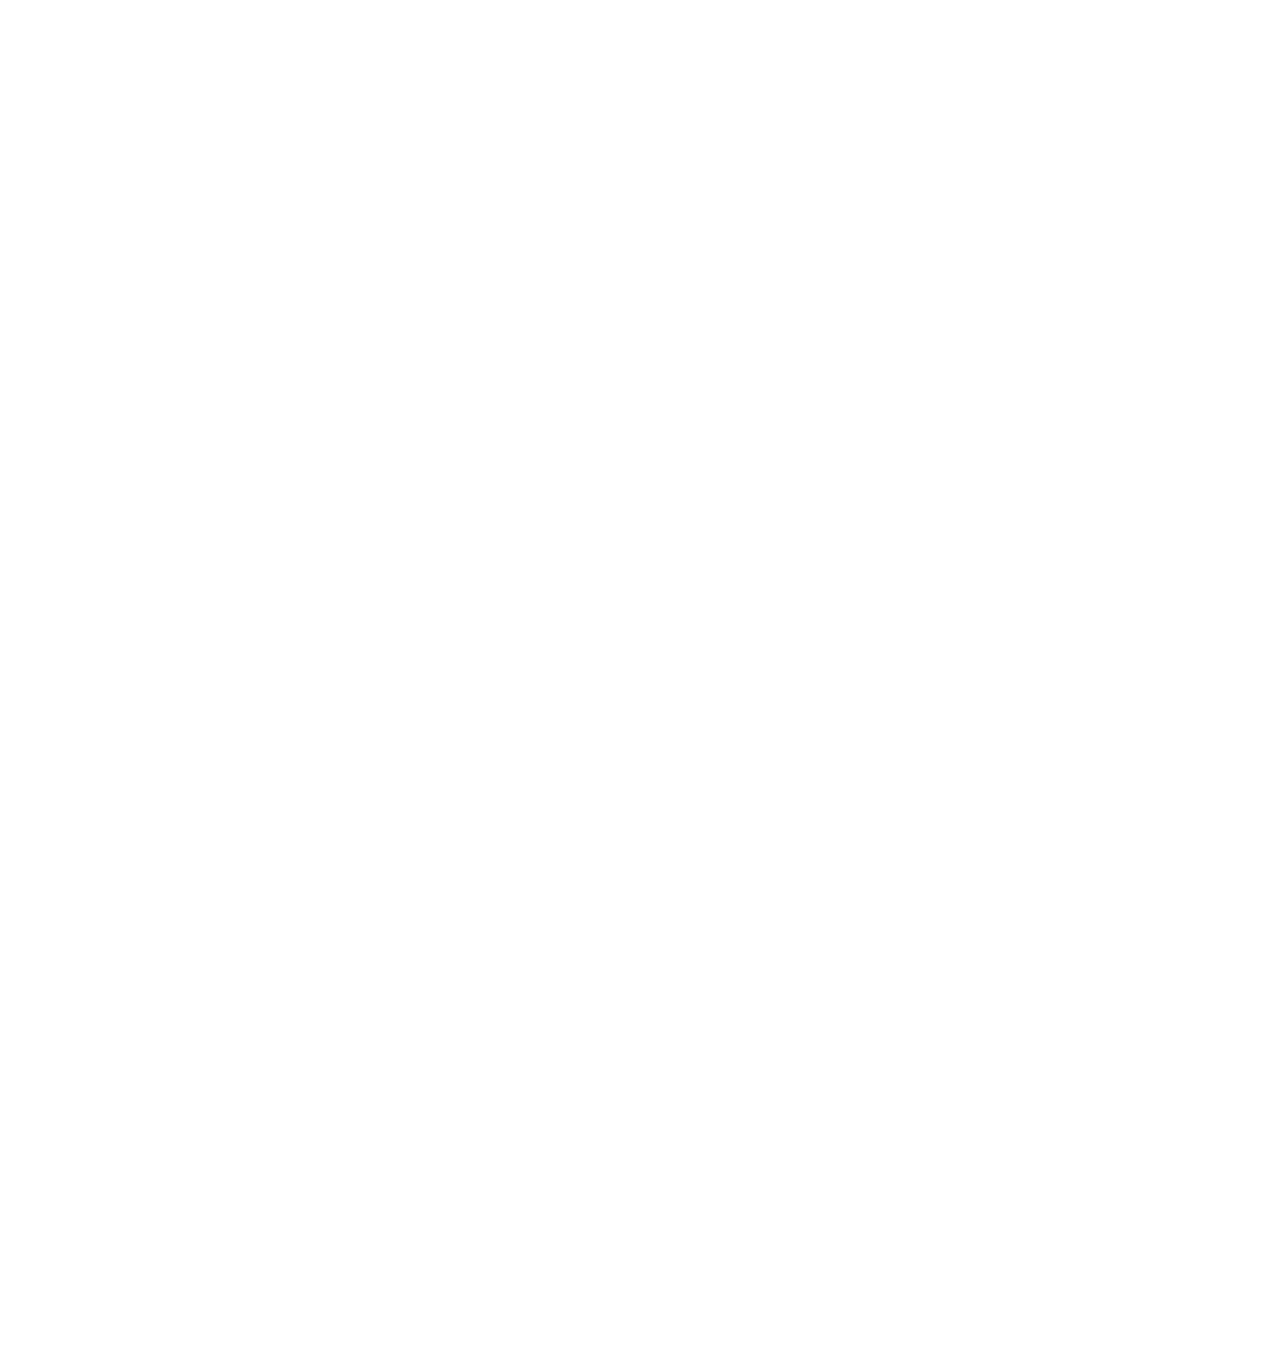
<file: seguros.html>
<!DOCTYPE html>
<html lang="pt-br">

<head>
  <meta charset="UTF-8">
  <meta name="viewport" content="width=device-width, initial-scale=1.0">
  <link rel="icon" href="./favicon.svg" type="image/svg+xml">

  <title>Seguros | Bikcraft</title>
  <meta name="description" content="Bicicletas elétricas de alta precisão e qualidade, feitas sob medida para você. Explore o mundo na sua velocidade com a Bikcraft.">
  <script>document.documentElement.className += ' js';</script>
  <link rel="preload" href="./css/style.css" as="style">
  <link rel=" stylesheet" href="./css/style.css">

  <link rel="preconnect" href="https://fonts.googleapis.com">
  <link rel="preconnect" href="https://fonts.gstatic.com" crossorigin>
  <link href="https://fonts.googleapis.com/css2?family=Merriweather:ital,wght@1,900&family=Poppins:wght@500;600&family=Roboto:wght@400;500&display=swap" rel="stylesheet">
</head>

<body id="seguros">
  <header class="header-bg">
    <div class="header container">
      <a href="./">
        <img src="./img/bikcraft.svg" alt="Bikcraft">
      </a>

      <nav aria-label="primaria">
        <ul class="header-menu font-1-m cor-0">
          <li><a href="./bicicletas.html">Bicicletas</a></li>
          <li><a href="./seguros.html">Seguros</a></li>
          <li><a href="./contato.html">Contato</a></li>
        </ul>
      </nav>
    </div>
  </header>

  <main class="js-scroll">
    <div class="titulo-bg">
      <div class="titulo container">
        <p class="font-2-l-b cor-5">Escolha o Seguro</p>
        <h1 class="font-1-xxl cor-0">você seguro<span class="cor-p1">.</span></h1>
      </div>
    </div>
  </main>

  <article class="seguros-bg js-scroll">
    <div class="seguros container">
      <div class="seguros-item">
        <h3 class="font-1-xl cor-6">PRATA</h3>
        <span class="font-1-xl cor-0">R$ 199 <span class="font-1-xs cor-6">mensal</span></span>
        <ul class="font-2-m cor-0">
          <li>Duas trocas por ano</li>
          <li>Assistência técnica</li>
          <li>Suporte 08h às 18h</li>
          <li>Cobertura estadual</li>
        </ul>
        <a href="./orcamento.html" class="botao secundario">Inscreva-se</a>
      </div>

      <div class="seguros-item">
        <h3 class="font-1-xl cor-p1">OURO</h3>
        <span class="font-1-xl cor-0">R$ 299 <span class="font-1-xs cor-6">mensal</span></span>
        <ul class="font-2-m cor-0">
          <li>Cinco trocas por ano</li>
          <li>Assistência especial</li>
          <li>Suporte 24h</li>
          <li>Cobertura nacional</li>
          <li>Desconto em parceiros</li>
          <li>Acesso ao Clube Bikcraft</li>
        </ul>
        <a href="./orcamento.html" class="botao">Inscreva-se</a>
      </div>
    </div>
  </article>

  <article class="vantagens-bg js-scroll">
    <div class="vantagens container">
      <h2 class="font-1-xxl cor-0">vantagens<span class="cor-p1">.</span></h2>
      <ul>
        <li>
          <img src="./img/icones/eletrica.svg" alt="">
          <h3 class="font-1-l cor-0">Reparo Elétrico</h3>
          <p class="font-2-s cor-5">Garantimos o reparo completo do seu motor em caso de falhas. Sabemos que falhas são raras, mas estamos aqui para caso ocorra.</p>
        </li>
        <li>
          <img src="./img/icones/sustentavel.svg" alt="">
          <h3 class="font-1-l cor-0">Sustentável</h3>
          <p class="font-2-s cor-5">Trabalhamos com a filosofia de desperdício zero. Qualquer parte defeituosa é reciclada e reutilizada em outro projeto.</p>
        </li>
        <li>
          <img src="./img/icones/seguro.svg" alt="">
          <h3 class="font-1-l cor-0">Segurança</h3>
          <p class="font-2-s cor-5">Com o seguro Bikcraft você pode ficar tranquilo em saber que o seu dinheiro não será perdido em casos de roubo.</p>
        </li>
        <li>
          <img src="./img/icones/carbono.svg" alt="">
          <h3 class="font-1-l cor-0">Carbono</h3>
          <p class="font-2-s cor-5">Nossos quadros são feitos para durar para sempre. Mas caso algo ocorra, ficamos felizes em reparar.</p>
        </li>
        <li>
          <img src="./img/icones/rastreador.svg" alt="">
          <h3 class="font-1-l cor-0">Recuperação</h3>
          <p class="font-2-s cor-5">Utilizamos o GPS da sua Bikcraft em conjunto com especialistas em segurança para efetuarmos a recuperação.</p>
        </li>
        <li>
          <img src="./img/icones/velocidade.svg" alt="">
          <h3 class="font-1-l cor-0">Rapidez</h3>
          <p class="font-2-s cor-5">A sua Bikcraft ficará pronta para uso no mesmo dia, caso você traga ela para ser reparada em uma das filiais..</p>
        </li>
      </ul>
    </div>
  </article>

  <article class="perguntas container js-accordion js-scroll">
    <h2 class="font-1-xxl">perguntas frequentes<span class="cor-p1">.</span></h2>

    <dl>
      <div>
        <dt class="font-1-m-b">Qual forma de pagamento vocês aceitam?</dt>
        <dd class="font-2-s cor-9">Aceitamos pagamentos parcelados em todos os cartões de crédito. Para pagamentos à vista também aceitarmos PIX e Boleto através do PagSeguro.</dd>
      </div>

      <div>
        <dt class="font-1-m-b">Como posso entrar em contato?</dt>
        <dd class="font-2-s cor-9">Aceitamos pagamentos parcelados em todos os cartões de crédito. Para pagamentos à vista também aceitarmos PIX e Boleto através do PagSeguro.</dd>
      </div>

      <div>
        <dt class="font-1-m-b">Vocês possuem algum desconto?</dt>
        <dd class="font-2-s cor-9">Aceitamos pagamentos parcelados em todos os cartões de crédito. Para pagamentos à vista também aceitarmos PIX e Boleto através do PagSeguro.</dd>
      </div>

      <div>
        <dt class="font-1-m-b">Qual a garantia que possuo?</dt>
        <dd class="font-2-s cor-9">Aceitamos pagamentos parcelados em todos os cartões de crédito. Para pagamentos à vista também aceitarmos PIX e Boleto através do PagSeguro.</dd>
      </div>

      <div>
        <dt class="font-1-m-b">Posso parcelar no boleto?</dt>
        <dd class="font-2-s cor-9">Aceitamos pagamentos parcelados em todos os cartões de crédito. Para pagamentos à vista também aceitarmos PIX e Boleto através do PagSeguro.</dd>
      </div>

      <div>
        <dt class="font-1-m-b">Quantas trocas posso fazer ao ano?</dt>
        <dd class="font-2-s cor-9">Aceitamos pagamentos parcelados em todos os cartões de crédito. Para pagamentos à vista também aceitarmos PIX e Boleto através do PagSeguro.</dd>
      </div>
    </dl>
  </article>

  <footer class="footer-bg js-scroll">
    <div class="footer container">
      <img src="./img/bikcraft.svg" alt="">
      <div class="footer-contato">
        <h3 class="font-2-l-b cor-0">Contato</h3>
        <ul class="cor-5 font-2-m">
          <li><a href="tel:+55219999999">+55 21 99999-9999</a></li>
          <li><a href="mailto:contato@contato.com">contato@contato.com</a></li>
          <li>Rua Ali Perto 42 - Botafogo</li>
          <li>Rio de Janeiro</li>
        </ul>
        <div class="footer-redes">
          <a href="./">
            <img src="./img/redes/instagram.svg" alt="">
          </a>
          <a href="./">
            <img src="./img/redes/facebook.svg" alt="">
          </a>
          <a href="./">
            <img src="./img/redes/youtube.svg" alt="">
          </a>
        </div>
      </div>
      <div class="footer-informacoes">
        <h3 class="font-2-l-b cor-0">Informações</h3>
        <nav>
          <ul class="cor-5 font-1-m">
            <li><a href="./bicicletas.html">Bicicletas</a></li>
            <li><a href="./seguros.html">Seguros</a></li>
            <li><a href="./contato.html">Contato</a></li>
            <li><a href="./termos.html">Termos e Condições</a></li>
          </ul>
        </nav>
      </div>
      <p class="footer-copy font-2-m cor-6 footer-c">Bikcraft © Alguns direitos reservados.</p>
    </div>
  </footer>
  <script src="./js/script.js"></script>
</body>

</html>
</file>
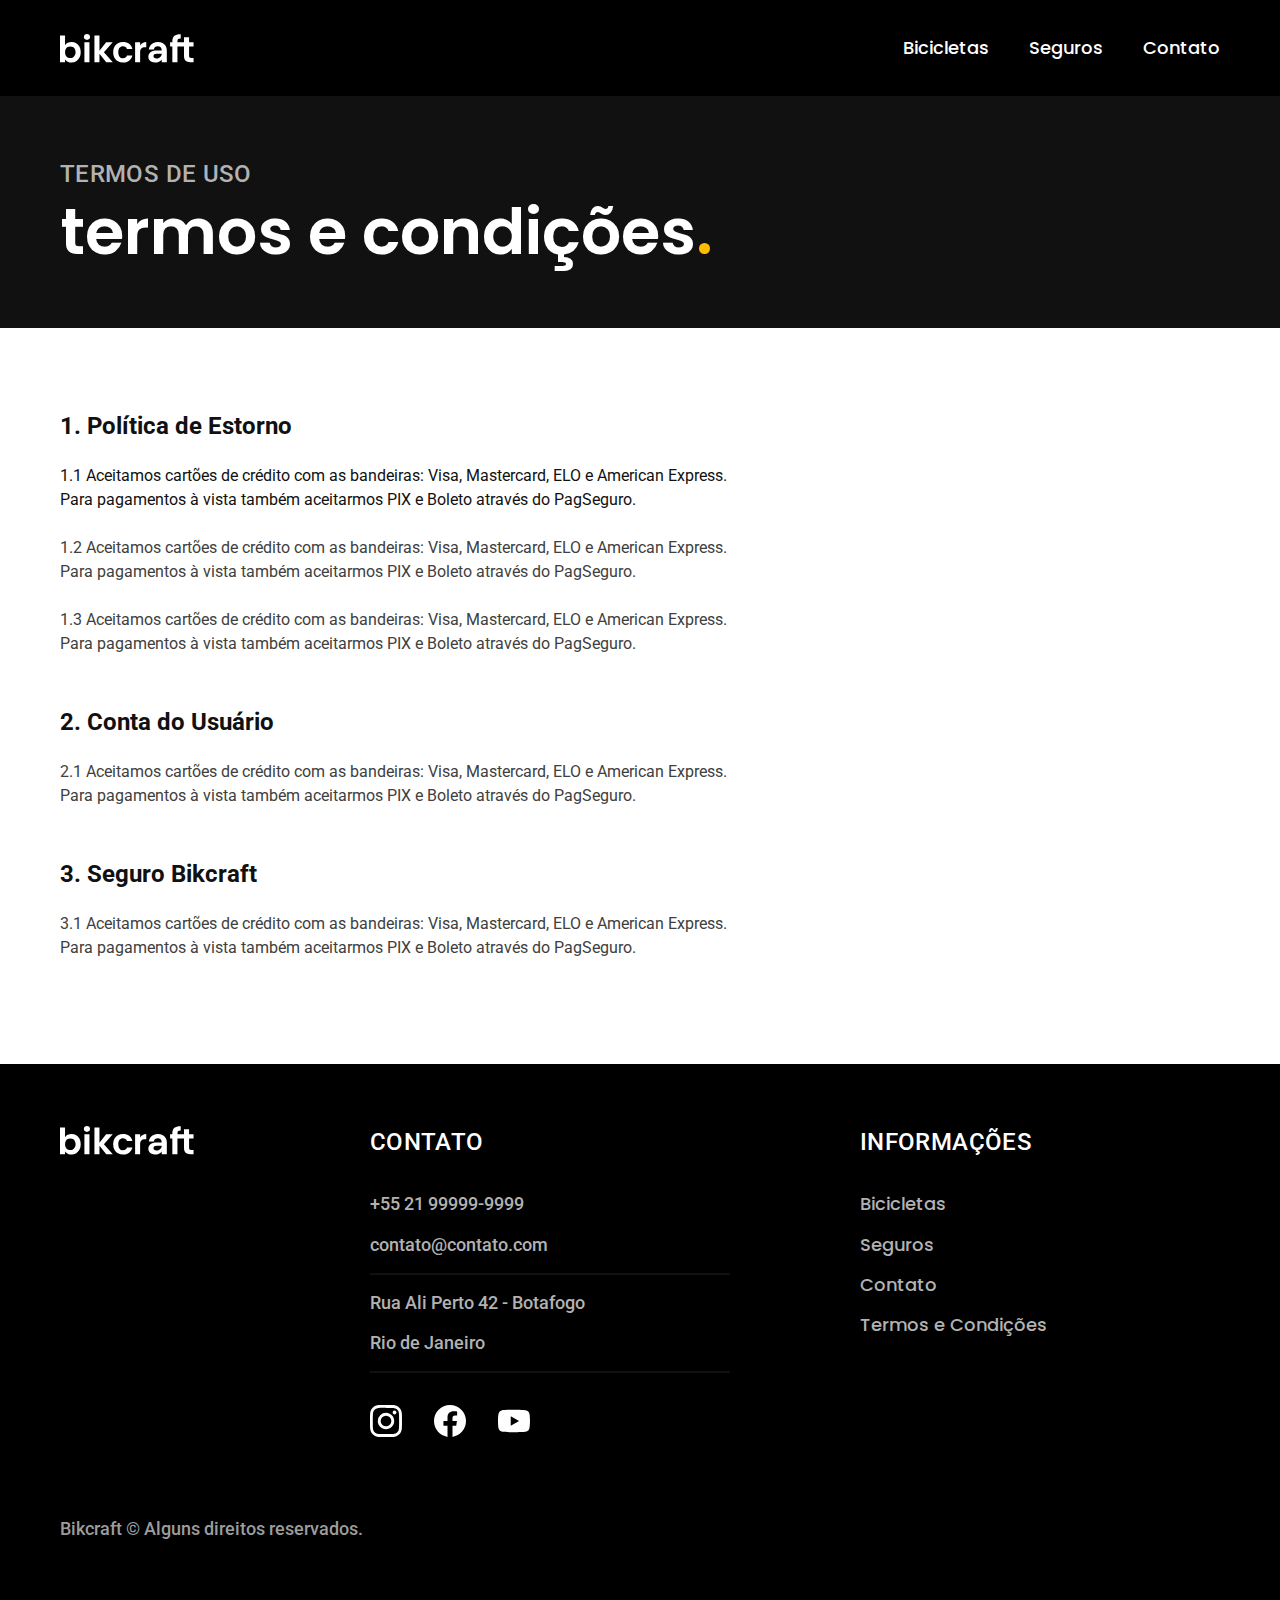
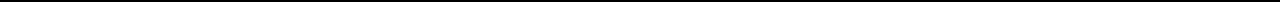
<file: termos.html>
<!DOCTYPE html>
<html lang="pt-br">

<head>
  <meta charset="UTF-8">
  <meta name="viewport" content="width=device-width, initial-scale=1.0">
  <link rel="icon" href="./favicon.svg" type="image/svg+xml">

  <title>Termos e Condições | Bikcraft</title>
  <meta name="description" content="Bicicletas elétricas de alta precisão e qualidade, feitas sob medida para você. Explore o mundo na sua velocidade com a Bikcraft.">

  <link rel="preload" href="./css/style.css" as="style">
  <link rel=" stylesheet" href="./css/style.css">

  <link rel="preconnect" href="https://fonts.googleapis.com">
  <link rel="preconnect" href="https://fonts.gstatic.com" crossorigin>
  <link href="https://fonts.googleapis.com/css2?family=Merriweather:ital,wght@1,900&family=Poppins:wght@500;600&family=Roboto:wght@400;500&display=swap" rel="stylesheet">
</head>

<body id="termos">
  <header class="header-bg">
    <div class="header container">
      <a href="./">
        <img src="./img/bikcraft.svg" alt="Bikcraft">
      </a>

      <nav aria-label="primaria">
        <ul class="header-menu font-1-m cor-0">
          <li><a href="./bicicletas.html">Bicicletas</a></li>
          <li><a href="./seguros.html">Seguros</a></li>
          <li><a href="./contato.html">Contato</a></li>
        </ul>
      </nav>
    </div>
  </header>

  <main>
    <div class="titulo-bg">
      <div class="titulo container">
        <p class="font-2-l-b cor-5">Termos de uso</p>
        <h1 class="font-1-xxl cor-0">termos e condições<span class="cor-p1">.</span></h1>
      </div>
    </div>

    <div class="termos font-2-s cor-10 container">
      <h2 class="font-1-1 cor-11">1. Política de Estorno</h2>
      <p class="font-2-s cor-11">1.1 Aceitamos cartões de crédito com as bandeiras: Visa, Mastercard, ELO e American Express. Para pagamentos à vista também aceitarmos PIX e Boleto através do PagSeguro.</p>

      <p>1.2 Aceitamos cartões de crédito com as bandeiras: Visa, Mastercard, ELO e American Express. Para pagamentos à vista também aceitarmos PIX e Boleto através do PagSeguro.</p>

      <p>1.3 Aceitamos cartões de crédito com as bandeiras: Visa, Mastercard, ELO e American Express. Para pagamentos à vista também aceitarmos PIX e Boleto através do PagSeguro.</p>

      <h2 class="font-1-1 cor-11">2. Conta do Usuário</h2>
      <p>2.1 Aceitamos cartões de crédito com as bandeiras: Visa, Mastercard, ELO e American Express. Para pagamentos à vista também aceitarmos PIX e Boleto através do PagSeguro.</p>

      <h2 class="font-1-1 cor-11">3. Seguro Bikcraft</h2>
      <p>3.1 Aceitamos cartões de crédito com as bandeiras: Visa, Mastercard, ELO e American Express. Para pagamentos à vista também aceitarmos PIX e Boleto através do PagSeguro.</p>
    </div>
  </main>

  <footer class="footer-bg">
    <div class="footer container">
      <img src="./img/bikcraft.svg" alt="">
      <div class="footer-contato">
        <h3 class="font-2-l-b cor-0">Contato</h3>
        <ul class="cor-5 font-2-m">
          <li><a href="tel:+55219999999">+55 21 99999-9999</a></li>
          <li><a href="mailto:contato@contato.com">contato@contato.com</a></li>
          <li>Rua Ali Perto 42 - Botafogo</li>
          <li>Rio de Janeiro</li>
        </ul>
        <div class="footer-redes">
          <a href="./">
            <img src="./img/redes/instagram.svg" alt="">
          </a>
          <a href="./">
            <img src="./img/redes/facebook.svg" alt="">
          </a>
          <a href="./">
            <img src="./img/redes/youtube.svg" alt="">
          </a>
        </div>
      </div>
      <div class="footer-informacoes">
        <h3 class="font-2-l-b cor-0">Informações</h3>
        <nav>
          <ul class="cor-5 font-1-m">
            <li><a href="./bicicletas.html">Bicicletas</a></li>
            <li><a href="./seguros.html">Seguros</a></li>
            <li><a href="./contato.html">Contato</a></li>
            <li><a href="./termos.html">Termos e Condições</a></li>
          </ul>
        </nav>
      </div>
      <p class="footer-copy font-2-m cor-6 footer-c">Bikcraft © Alguns direitos reservados.</p>
    </div>
  </footer>

</body>

</html>
</file>
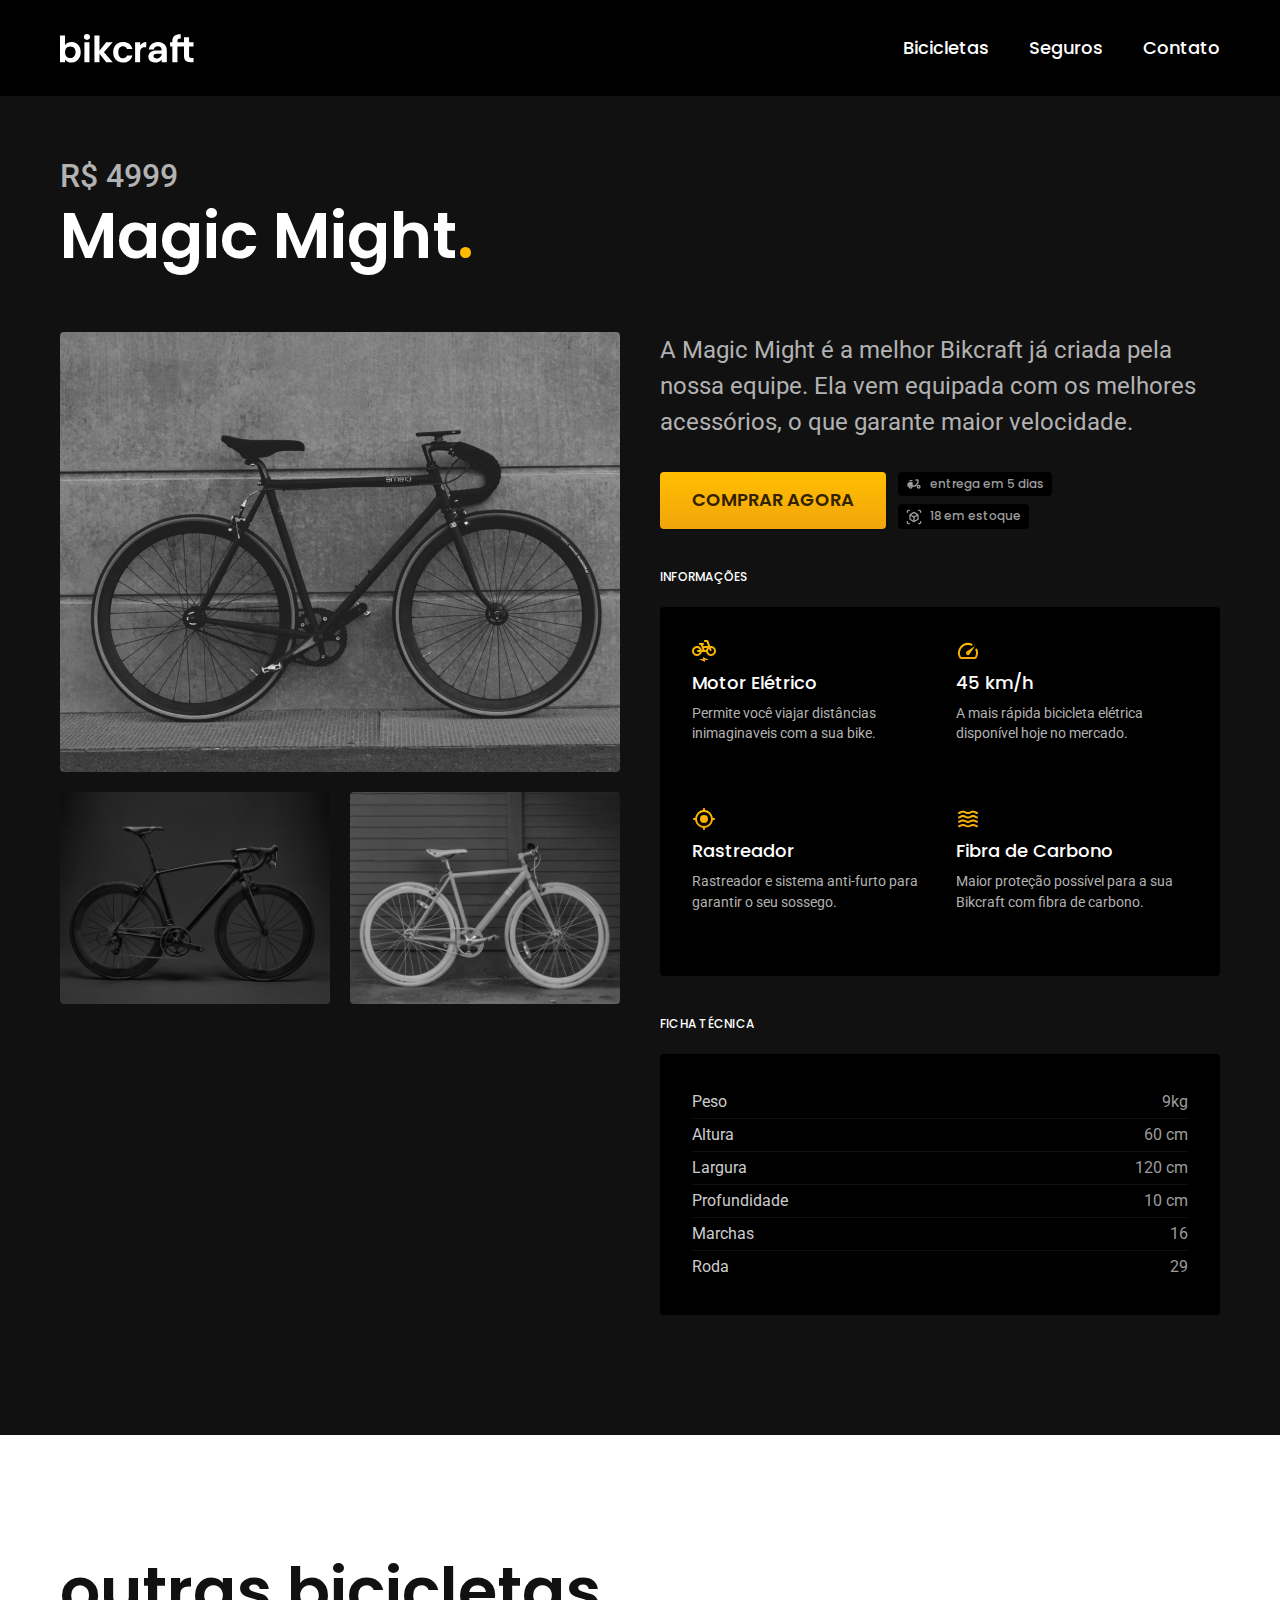
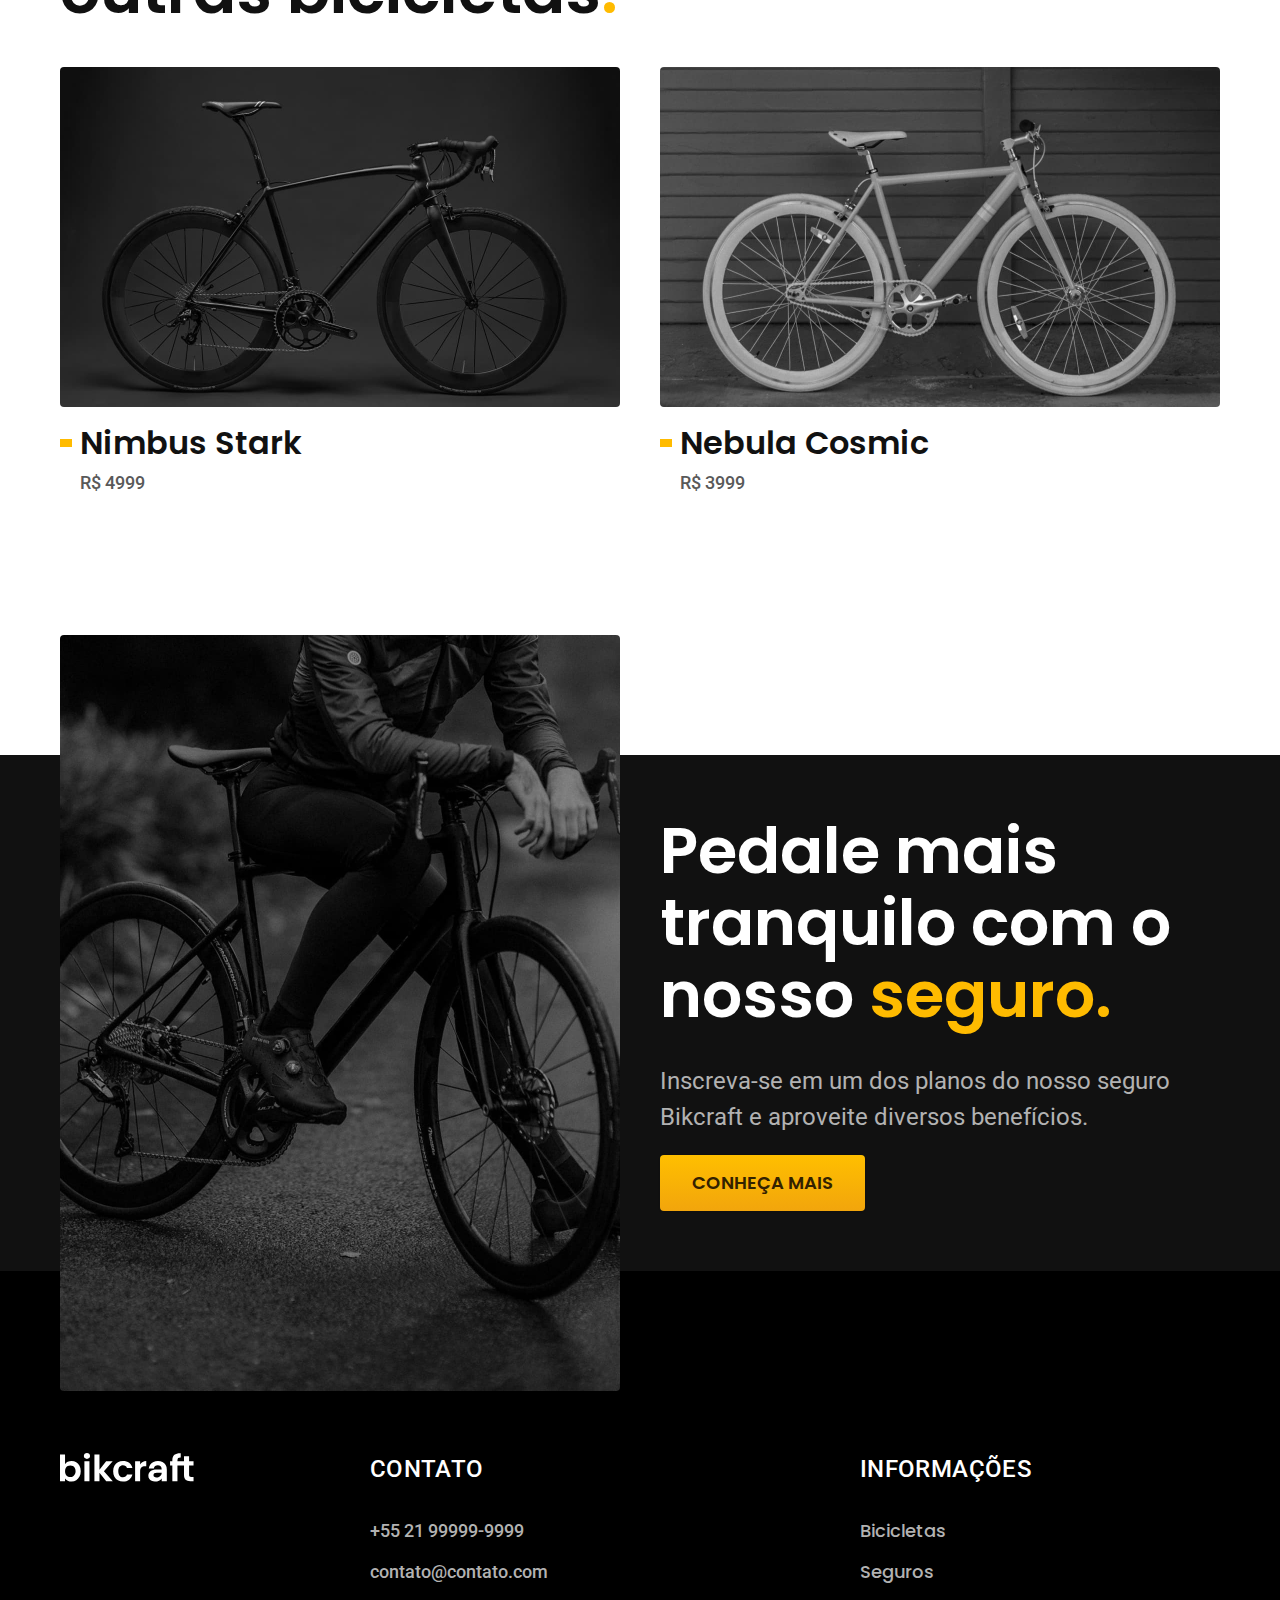
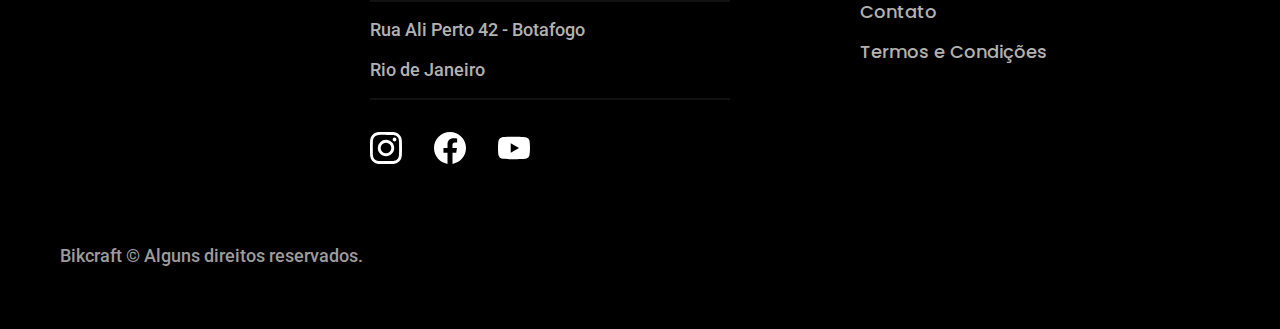
<file: bicicletas/magic.html>
<!DOCTYPE html>
<html lang="pt-br">

<head>
  <meta charset="UTF-8">
  <meta name="viewport" content="width=device-width, initial-scale=1.0">
  <link rel="icon" href="../favicon.svg" type="image/svg+xml">

  <title>Termos e Condições | Bikcraft</title>
  <meta name="description" content="Bicicletas elétricas de alta precisão e qualidade, feitas sob medida para você. Explore o mundo na sua velocidade com a Bikcraft.">

  <link rel="stylesheet" href="../css/style.css">

  <link rel="preconnect" href="https://fonts.googleapis.com">
  <link rel="preconnect" href="https://fonts.gstatic.com" crossorigin>
  <link href="https://fonts.googleapis.com/css2?family=Merriweather:ital,wght@1,900&family=Poppins:wght@500;600&family=Roboto:wght@400;500&display=swap" rel="stylesheet">
</head>

<body id="outras-bicicletas">
  <header class="header-bg">
    <div class="header container">
      <a href="../">
        <img src="../img/bikcraft.svg" alt="Bikcraft">
      </a>

      <nav aria-label="primaria">
        <ul class="header-menu font-1-m cor-0">
          <li><a href="../bicicletas.html">Bicicletas</a></li>
          <li><a href="../seguros.html">Seguros</a></li>
          <li><a href="../contato.html">Contato</a></li>
        </ul>
      </nav>
    </div>
  </header>

  <main class="titulo-bg">
    <div>
      <div class="titulo container">
        <p class="font-2-xl cor-5">R$ 4999</p>
        <h1 class="font-1-xxl cor-0">Magic Might<span class="cor-p1">.</span></h1>
      </div>
    </div>

    <div class="bicicleta container">
      <div class="bicicleta-imagens">
        <img src="../img/bicicleta/nimbus2.jpg" alt="">
        <img src="../img/bicicleta/nimbus1.jpg" alt="">
        <img src="../img/bicicleta/nimbus3.jpg" alt="">
      </div>
      <div class="bicicleta-conteudo">
        <p class="font-2-l cor-5">A Magic Might é a melhor Bikcraft já criada pela nossa equipe. Ela vem equipada com os melhores acessórios, o que garante maior velocidade.</p>
        <div class="bicicleta-comprar">
          <a class="botao" href="../orcamento.html">Comprar Agora</a>
          <span class="font-1-xs cor-6"> <img src="../img/icones/entrega.svg" alt="">entrega em 5 dias</span>
          <span class="font-1-xs cor-6"> <img src="../img/icones/estoque.svg" alt="">18 em estoque</span>
        </div>

        <h2 class="font-1-xs cor-0">Informações</h2>
        <ul class="bicicleta-informacoes">
          <li>
            <img src="../img/icones/eletrica.svg" alt="">
            <h3 class="font-1-m cor-0">Motor Elétrico</h3>
            <p class="font-2-xs cor-5">Permite você viajar distâncias inimaginaveis com a sua bike.</p>
          </li>
          <li>
            <img src="../img/icones/velocidade.svg" alt="">
            <h3 class="font-1-m cor-0">45 km/h</h3>
            <p class="font-2-xs cor-5">A mais rápida bicicleta elétrica disponível hoje no mercado.</p>
          </li>
          <li>
            <img src="../img/icones/rastreador.svg" alt="">
            <h3 class="font-1-m cor-0">Rastreador</h3>
            <p class="font-2-xs cor-5">Rastreador e sistema anti-furto para garantir o seu sossego.</p>
          </li>
          <li>
            <img src="../img/icones/carbono.svg" alt="">
            <h3 class="font-1-m cor-0">Fibra de Carbono</h3>
            <p class="font-2-xs cor-5">Maior proteção possível para a sua Bikcraft com fibra de carbono.</p>
          </li>
        </ul>
        <h2 class="font-1-xs cor-0">Ficha técnica</h2>
        <ul class="bicicleta-ficha font-2-s cor-4">
          <li>Peso <span>9kg</span></li>
          <li>Altura <span>60 cm</span></li>
          <li>Largura <span>120 cm</span></li>
          <li>Profundidade <span>10 cm</span></li>
          <li>Marchas <span>16</span></li>
          <li>Roda <span>29</span></li>
        </ul>
      </div>
    </div>
  </main>

  <article class="bicicletas-lista container">
    <h2 class="font-1-xxl">outras bicicletas<span class="cor-p1">.</span></h2>

    <ul>
      <li><a href="./bicicletas/nimbus.html">
          <img src="../img/bicicletas/nimbus.jpg" alt="Bicicleta preta">
          <h3 class="font-1-xl">Nimbus Stark</h3>
          <span class="font-2-m cor-8">R$ 4999</span>
        </a>
      </li>
      <li><a href="../bicicletas/magic.html">
          <img src="../img/bicicletas/nebula.jpg" alt="Bicicleta preta">
          <h3 class="font-1-xl">Nebula Cosmic</h3>
          <span class="font-2-m cor-8">R$ 3999</span>
        </a>
      </li>
    </ul>
  </article>

  <article class="seguro-bg">
    <div class="seguro container">
      <div class="seguro-imagem">
        <img src="../img/fotos/seguros.jpg" alt="">
      </div>
      <div class="seguro-conteudo">
        <h2 class="font-1-xxl cor-0">Pedale mais
          tranquilo com
          o nosso <span class="cor-p1">seguro.</span> </h2>
        <p class="font-2-l cor-5">Inscreva-se em um dos planos do nosso seguro Bikcraft e aproveite diversos benefícios.</p>
        <a href="" class="botao">conheça mais</a>
      </div>
    </div>
  </article>
  <footer class="footer-bg">
    <div class="footer container">
      <img src="../img/bikcraft.svg" alt="">
      <div class="footer-contato">
        <h3 class="font-2-l-b cor-0">Contato</h3>
        <ul class="cor-5 font-2-m">
          <li><a href="tel:+55219999999">+55 21 99999-9999</a></li>
          <li><a href="mailto:contato@contato.com">contato@contato.com</a></li>
          <li>Rua Ali Perto 42 - Botafogo</li>
          <li>Rio de Janeiro</li>
        </ul>
        <div class="footer-redes">
          <a href="../">
            <img src="../img/redes/instagram.svg" alt="">
          </a>
          <a href="../">
            <img src="../img/redes/facebook.svg" alt="">
          </a>
          <a href="../">
            <img src="../img/redes/youtube.svg" alt="">
          </a>
        </div>
      </div>
      <div class="footer-informacoes">
        <h3 class="font-2-l-b cor-0">Informações</h3>
        <nav>
          <ul class="cor-5 font-1-m">
            <li><a href="../bicicletas.html">Bicicletas</a></li>
            <li><a href="../seguros.html">Seguros</a></li>
            <li><a href="../contato.html">Contato</a></li>
            <li><a href="../termos.html">Termos e Condições</a></li>
          </ul>
        </nav>
      </div>
      <p class="footer-copy font-2-m cor-6 footer-c">Bikcraft © Alguns direitos reservados.</p>
    </div>
  </footer>

</body>

</html>
</file>
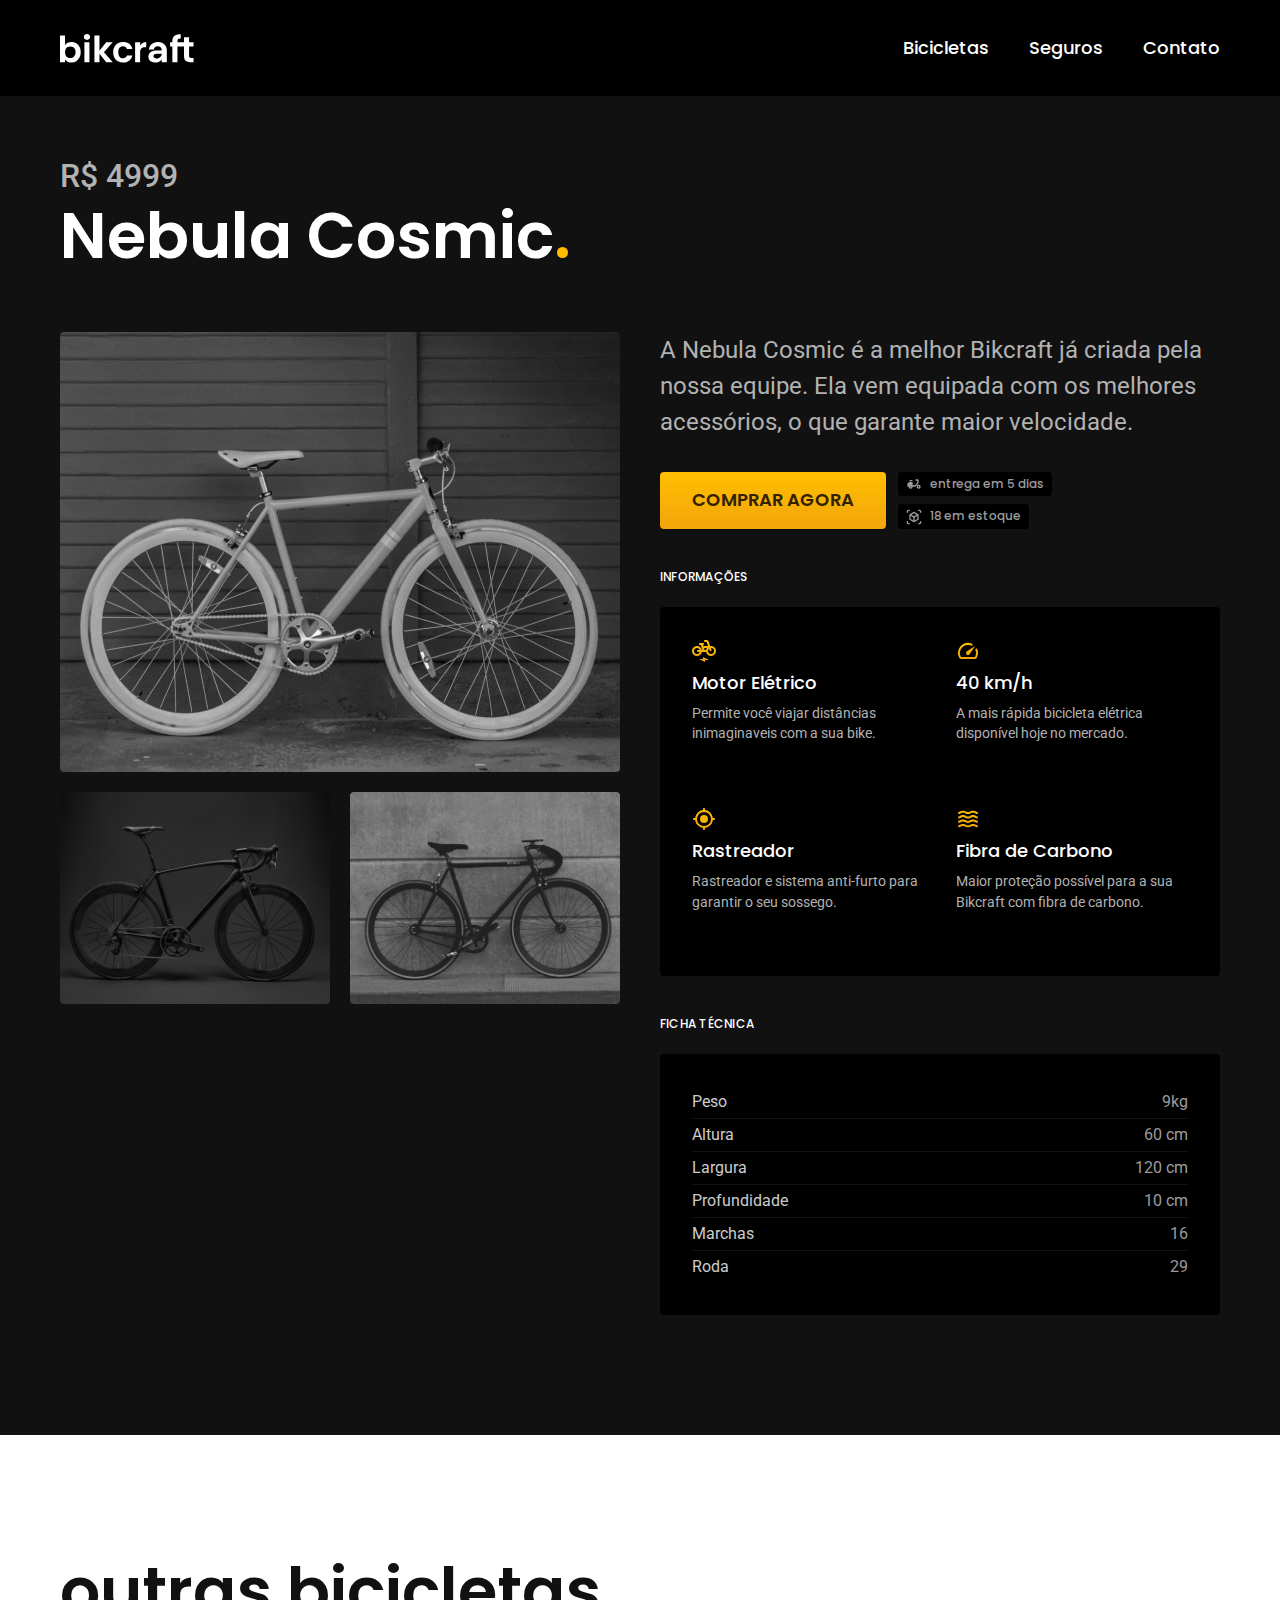
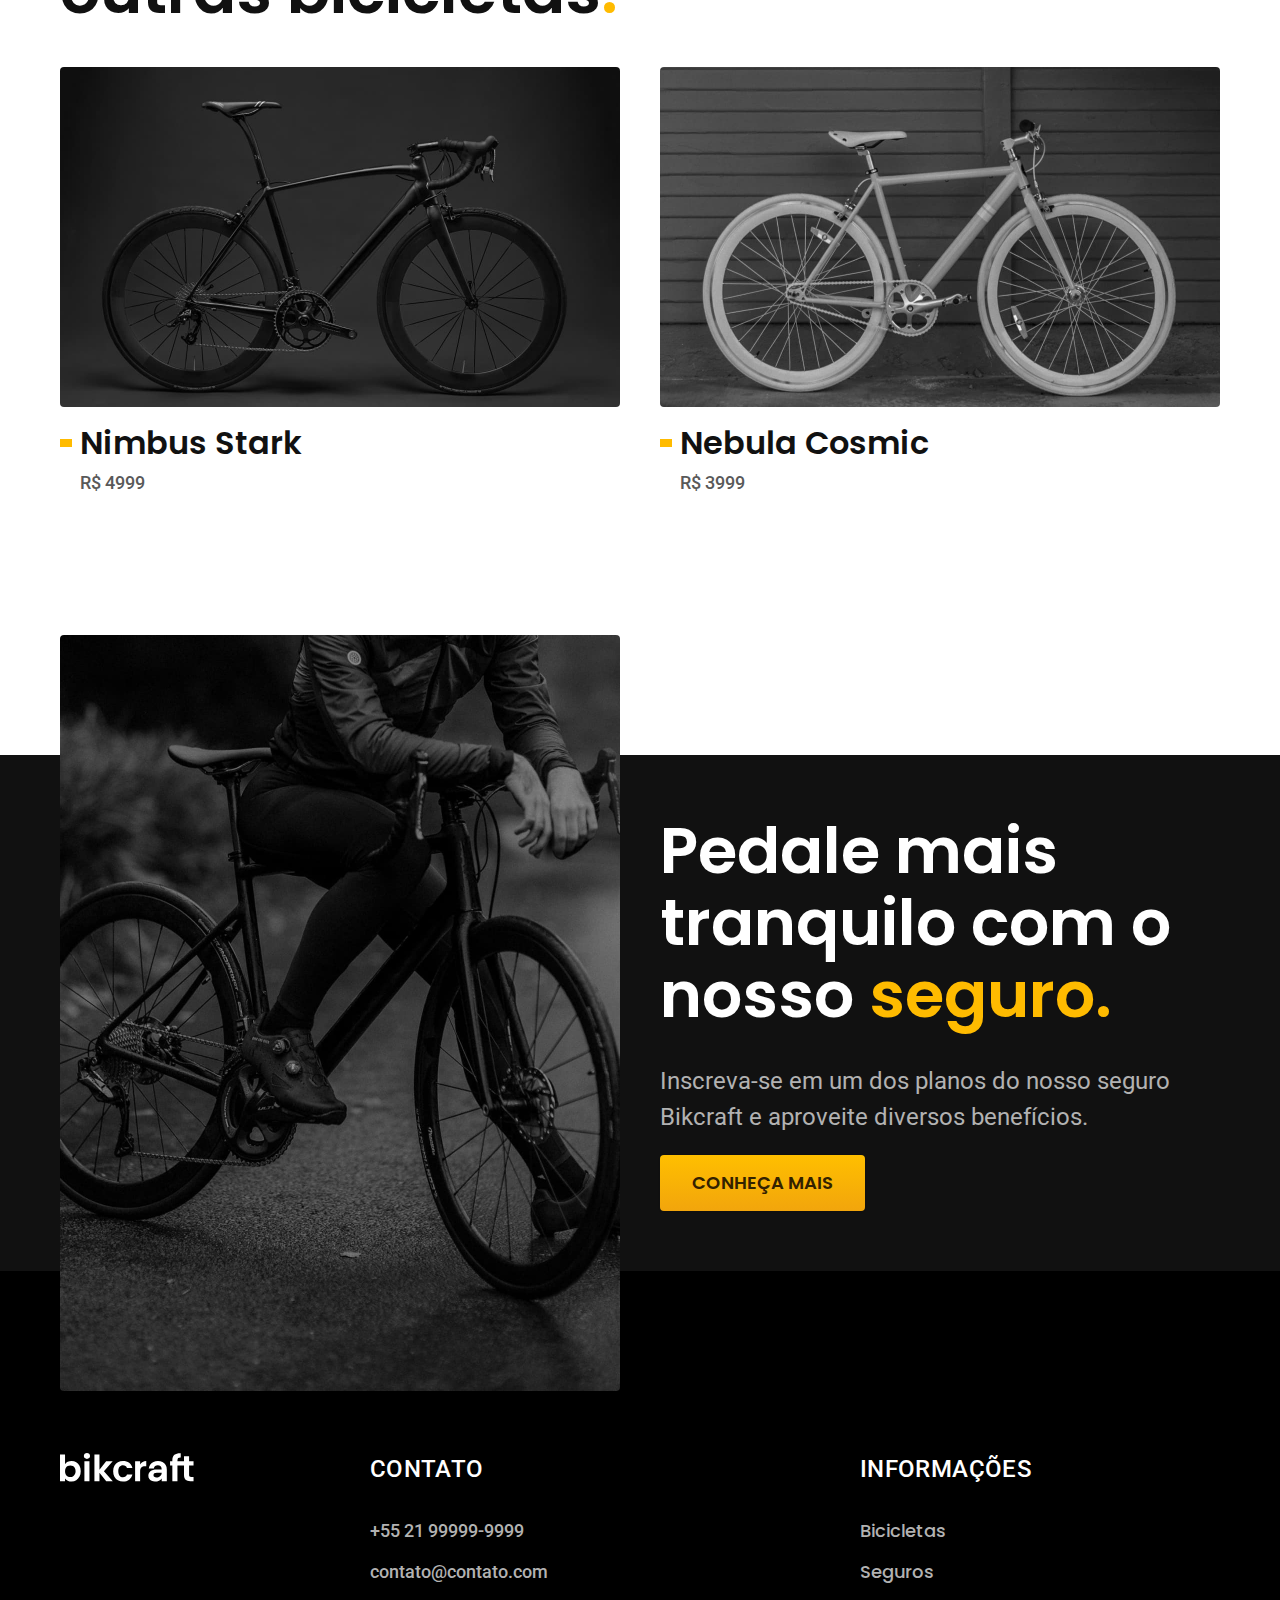
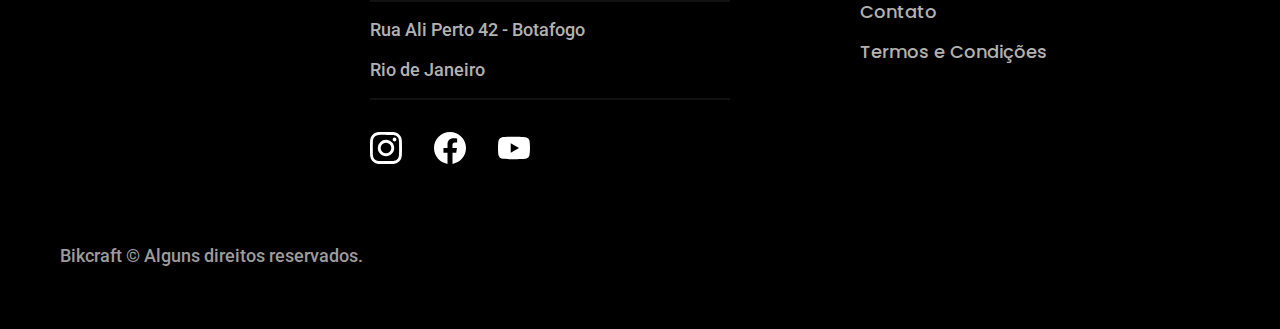
<file: bicicletas/nebula.html>
<!DOCTYPE html>
<html lang="pt-br">

<head>
  <meta charset="UTF-8">
  <meta name="viewport" content="width=device-width, initial-scale=1.0">
  <link rel="icon" href="../favicon.svg" type="image/svg+xml">

  <title>Nebula Cosmic | Bikcraft</title>
  <meta name="description" content="Bicicletas elétricas de alta precisão e qualidade, feitas sob medida para você. Explore o mundo na sua velocidade com a Bikcraft.">

  <link rel="stylesheet" href="../css/style.css">

  <link rel="preconnect" href="https://fonts.googleapis.com">
  <link rel="preconnect" href="https://fonts.gstatic.com" crossorigin>
  <link href="https://fonts.googleapis.com/css2?family=Merriweather:ital,wght@1,900&family=Poppins:wght@500;600&family=Roboto:wght@400;500&display=swap" rel="stylesheet">
</head>

<body id="outras-bicicletas">
  <header class="header-bg">
    <div class="header container">
      <a href="../">
        <img src="../img/bikcraft.svg" alt="Bikcraft">
      </a>

      <nav aria-label="primaria">
        <ul class="header-menu font-1-m cor-0">
          <li><a href="../bicicletas.html">Bicicletas</a></li>
          <li><a href="../seguros.html">Seguros</a></li>
          <li><a href="../contato.html">Contato</a></li>
        </ul>
      </nav>
    </div>
  </header>

  <main class="titulo-bg">
    <div>
      <div class="titulo container">
        <p class="font-2-xl cor-5">R$ 4999</p>
        <h1 class="font-1-xxl cor-0">Nebula Cosmic<span class="cor-p1">.</span></h1>
      </div>
    </div>

    <div class="bicicleta container">
      <div class="bicicleta-imagens">
        <img src="../img/bicicleta/nimbus3.jpg" alt="">
        <img src="../img/bicicleta/nimbus1.jpg" alt="">
        <img src="../img/bicicleta/nimbus2.jpg" alt="">
      </div>
      <div class="bicicleta-conteudo">
        <p class="font-2-l cor-5">A Nebula Cosmic é a melhor Bikcraft já criada pela nossa equipe. Ela vem equipada com os melhores acessórios, o que garante maior velocidade.</p>
        <div class="bicicleta-comprar">
          <a class="botao" href="../orcamento.html">Comprar Agora</a>
          <span class="font-1-xs cor-6"> <img src="../img/icones/entrega.svg" alt="">entrega em 5 dias</span>
          <span class="font-1-xs cor-6"> <img src="../img/icones/estoque.svg" alt="">18 em estoque</span>
        </div>

        <h2 class="font-1-xs cor-0">Informações</h2>
        <ul class="bicicleta-informacoes">
          <li>
            <img src="../img/icones/eletrica.svg" alt="">
            <h3 class="font-1-m cor-0">Motor Elétrico</h3>
            <p class="font-2-xs cor-5">Permite você viajar distâncias inimaginaveis com a sua bike.</p>
          </li>
          <li>
            <img src="../img/icones/velocidade.svg" alt="">
            <h3 class="font-1-m cor-0">40 km/h</h3>
            <p class="font-2-xs cor-5">A mais rápida bicicleta elétrica disponível hoje no mercado.</p>
          </li>
          <li>
            <img src="../img/icones/rastreador.svg" alt="">
            <h3 class="font-1-m cor-0">Rastreador</h3>
            <p class="font-2-xs cor-5">Rastreador e sistema anti-furto para garantir o seu sossego.</p>
          </li>
          <li>
            <img src="../img/icones/carbono.svg" alt="">
            <h3 class="font-1-m cor-0">Fibra de Carbono</h3>
            <p class="font-2-xs cor-5">Maior proteção possível para a sua Bikcraft com fibra de carbono.</p>
          </li>
        </ul>
        <h2 class="font-1-xs cor-0">Ficha técnica</h2>
        <ul class="bicicleta-ficha font-2-s cor-4">
          <li>Peso <span>9kg</span></li>
          <li>Altura <span>60 cm</span></li>
          <li>Largura <span>120 cm</span></li>
          <li>Profundidade <span>10 cm</span></li>
          <li>Marchas <span>16</span></li>
          <li>Roda <span>29</span></li>
        </ul>
      </div>
    </div>
  </main>

  <article class="bicicletas-lista container">
    <h2 class="font-1-xxl">outras bicicletas<span class="cor-p1">.</span></h2>

    <ul>
      <li><a href="./bicicletas/nimbus.html">
          <img src="../img/bicicletas/nimbus.jpg" alt="Bicicleta preta">
          <h3 class="font-1-xl">Nimbus Stark</h3>
          <span class="font-2-m cor-8">R$ 4999</span>
        </a>
      </li>
      <li><a href="../bicicletas/magic.html">
          <img src="../img/bicicletas/nebula.jpg" alt="Bicicleta preta">
          <h3 class="font-1-xl">Nebula Cosmic</h3>
          <span class="font-2-m cor-8">R$ 3999</span>
        </a>
      </li>
    </ul>
  </article>

  <article class="seguro-bg">
    <div class="seguro container">
      <div class="seguro-imagem">
        <img src="../img/fotos/seguros.jpg" alt="">
      </div>
      <div class="seguro-conteudo">
        <h2 class="font-1-xxl cor-0">Pedale mais
          tranquilo com
          o nosso <span class="cor-p1">seguro.</span> </h2>
        <p class="font-2-l cor-5">Inscreva-se em um dos planos do nosso seguro Bikcraft e aproveite diversos benefícios.</p>
        <a href="" class="botao">conheça mais</a>
      </div>
    </div>
  </article>
  <footer class="footer-bg">
    <div class="footer container">
      <img src="../img/bikcraft.svg" alt="">
      <div class="footer-contato">
        <h3 class="font-2-l-b cor-0">Contato</h3>
        <ul class="cor-5 font-2-m">
          <li><a href="tel:+55219999999">+55 21 99999-9999</a></li>
          <li><a href="mailto:contato@contato.com">contato@contato.com</a></li>
          <li>Rua Ali Perto 42 - Botafogo</li>
          <li>Rio de Janeiro</li>
        </ul>
        <div class="footer-redes">
          <a href="../">
            <img src="../img/redes/instagram.svg" alt="">
          </a>
          <a href="../">
            <img src="../img/redes/facebook.svg" alt="">
          </a>
          <a href="../">
            <img src="../img/redes/youtube.svg" alt="">
          </a>
        </div>
      </div>
      <div class="footer-informacoes">
        <h3 class="font-2-l-b cor-0">Informações</h3>
        <nav>
          <ul class="cor-5 font-1-m">
            <li><a href="../bicicletas.html">Bicicletas</a></li>
            <li><a href="../seguros.html">Seguros</a></li>
            <li><a href="../contato.html">Contato</a></li>
            <li><a href="../termos.html">Termos e Condições</a></li>
          </ul>
        </nav>
      </div>
      <p class="footer-copy font-2-m cor-6 footer-c">Bikcraft © Alguns direitos reservados.</p>
    </div>
  </footer>

</body>

</html>
</file>
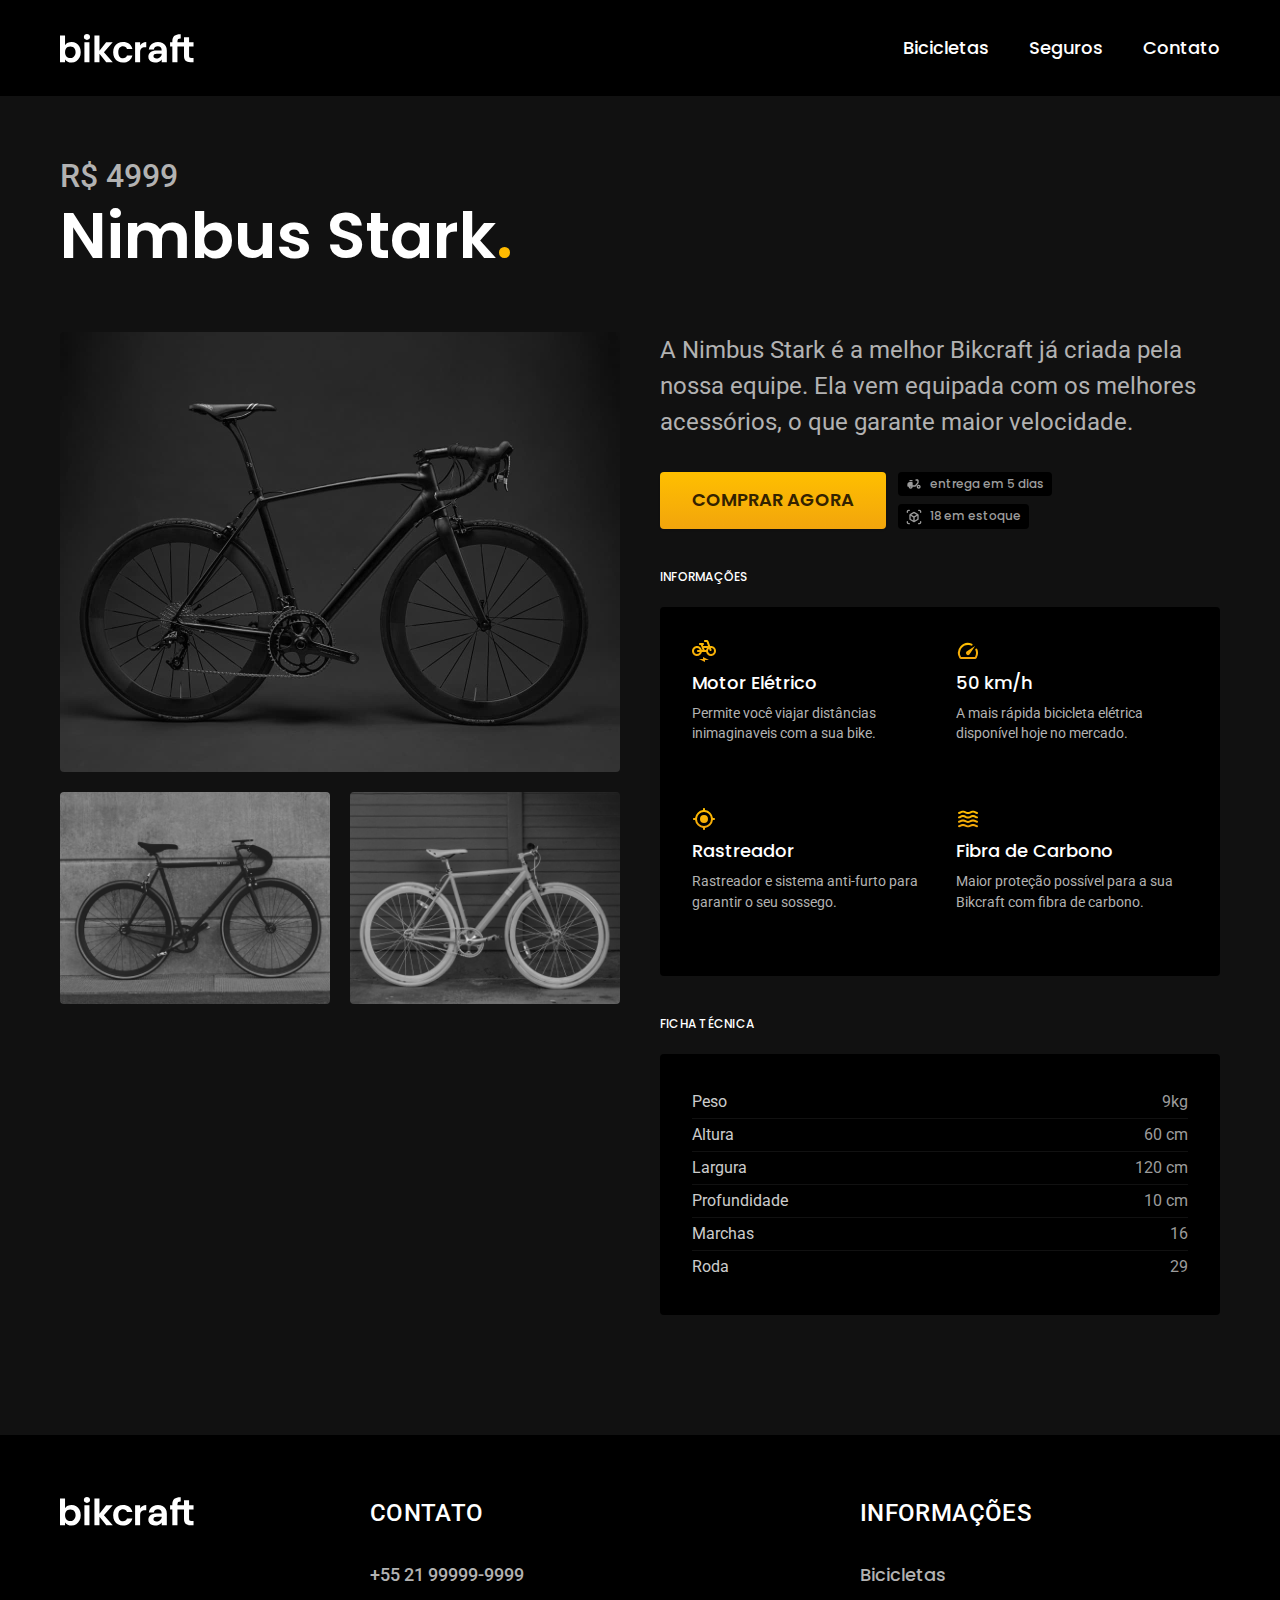
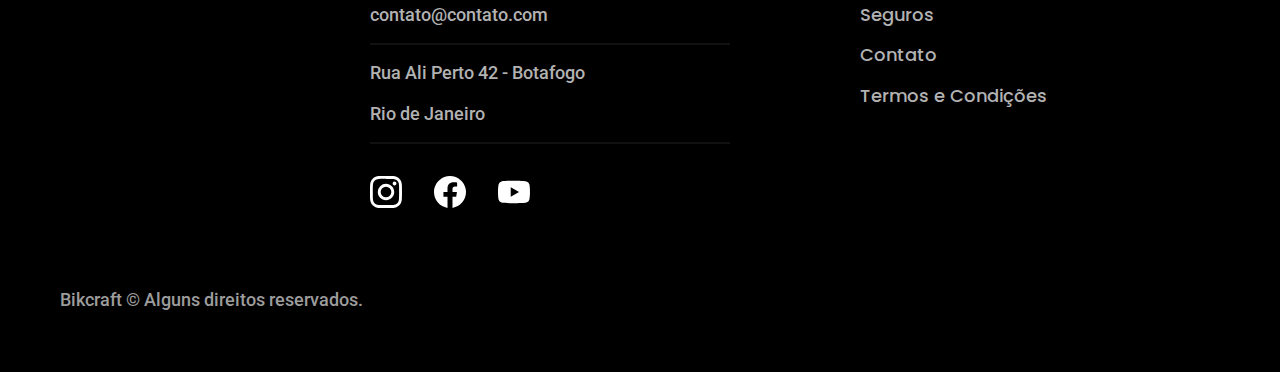
<file: bicicletas/nimbus.html>
<!DOCTYPE html>
<html lang="pt-br">

<head>
  <meta charset="UTF-8">
  <meta name="viewport" content="width=device-width, initial-scale=1.0">
  <link rel="icon" href="../favicon.svg" type="image/svg+xml">

  <title>Termos e Condições | Bikcraft</title>
  <meta name="description" content="Bicicletas elétricas de alta precisão e qualidade, feitas sob medida para você. Explore o mundo na sua velocidade com a Bikcraft.">

  <link rel="stylesheet" href="../css/style.css">

  <link rel="preconnect" href="https://fonts.googleapis.com">
  <link rel="preconnect" href="https://fonts.gstatic.com" crossorigin>
  <link href="https://fonts.googleapis.com/css2?family=Merriweather:ital,wght@1,900&family=Poppins:wght@500;600&family=Roboto:wght@400;500&display=swap" rel="stylesheet">
</head>

<body id="bicicleta">
  <header class="header-bg">
    <div class="header container">
      <a href="../">
        <img src="../img/bikcraft.svg" alt="Bikcraft">
      </a>

      <nav aria-label="primaria">
        <ul class="header-menu font-1-m cor-0">
          <li><a href="../bicicletas.html">Bicicletas</a></li>
          <li><a href="../seguros.html">Seguros</a></li>
          <li><a href="../contato.html">Contato</a></li>
        </ul>
      </nav>
    </div>
  </header>

  <main class="titulo-bg">
    <div>
      <div class="titulo container">
        <p class="font-2-xl cor-5">R$ 4999</p>
        <h1 class="font-1-xxl cor-0">Nimbus Stark<span class="cor-p1">.</span></h1>
      </div>
    </div>

    <div class="bicicleta container">
      <div class="bicicleta-imagens">
        <img src="../img/bicicleta/nimbus1.jpg" alt="">
        <img src="../img/bicicleta/nimbus2.jpg" alt="">
        <img src="../img/bicicleta/nimbus3.jpg" alt="">
      </div>
      <div class="bicicleta-conteudo">
        <p class="font-2-l cor-5">A Nimbus Stark é a melhor Bikcraft já criada pela nossa equipe. Ela vem equipada com os melhores acessórios, o que garante maior velocidade.</p>
        <div class="bicicleta-comprar">
          <a class="botao" href="../orcamento.html">Comprar Agora</a>
          <span class="font-1-xs cor-6"> <img src="../img/icones/entrega.svg" alt="">entrega em 5 dias</span>
          <span class="font-1-xs cor-6"> <img src="../img/icones/estoque.svg" alt="">18 em estoque</span>
        </div>

        <h2 class="font-1-xs cor-0">Informações</h2>
        <ul class="bicicleta-informacoes">
          <li>
            <img src="../img/icones/eletrica.svg" alt="">
            <h3 class="font-1-m cor-0">Motor Elétrico</h3>
            <p class="font-2-xs cor-5">Permite você viajar distâncias inimaginaveis com a sua bike.</p>
          </li>
          <li>
            <img src="../img/icones/velocidade.svg" alt="">
            <h3 class="font-1-m cor-0">50 km/h</h3>
            <p class="font-2-xs cor-5">A mais rápida bicicleta elétrica disponível hoje no mercado.</p>
          </li>
          <li>
            <img src="../img/icones/rastreador.svg" alt="">
            <h3 class="font-1-m cor-0">Rastreador</h3>
            <p class="font-2-xs cor-5">Rastreador e sistema anti-furto para garantir o seu sossego.</p>
          </li>
          <li>
            <img src="../img/icones/carbono.svg" alt="">
            <h3 class="font-1-m cor-0">Fibra de Carbono</h3>
            <p class="font-2-xs cor-5">Maior proteção possível para a sua Bikcraft com fibra de carbono.</p>
          </li>
        </ul>
        <h2 class="font-1-xs cor-0">Ficha técnica</h2>
        <ul class="bicicleta-ficha font-2-s cor-4">
          <li>Peso <span>9kg</span></li>
          <li>Altura <span>60 cm</span></li>
          <li>Largura <span>120 cm</span></li>
          <li>Profundidade <span>10 cm</span></li>
          <li>Marchas <span>16</span></li>
          <li>Roda <span>29</span></li>
        </ul>
      </div>
    </div>
  </main>

  <footer class="footer-bg">
    <div class="footer container">
      <img src="../img/bikcraft.svg" alt="">
      <div class="footer-contato">
        <h3 class="font-2-l-b cor-0">Contato</h3>
        <ul class="cor-5 font-2-m">
          <li><a href="tel:+55219999999">+55 21 99999-9999</a></li>
          <li><a href="mailto:contato@contato.com">contato@contato.com</a></li>
          <li>Rua Ali Perto 42 - Botafogo</li>
          <li>Rio de Janeiro</li>
        </ul>
        <div class="footer-redes">
          <a href="../">
            <img src="../img/redes/instagram.svg" alt="">
          </a>
          <a href="../">
            <img src="../img/redes/facebook.svg" alt="">
          </a>
          <a href="../">
            <img src="../img/redes/youtube.svg" alt="">
          </a>
        </div>
      </div>
      <div class="footer-informacoes">
        <h3 class="font-2-l-b cor-0">Informações</h3>
        <nav>
          <ul class="cor-5 font-1-m">
            <li><a href="../bicicletas.html">Bicicletas</a></li>
            <li><a href="../seguros.html">Seguros</a></li>
            <li><a href="../contato.html">Contato</a></li>
            <li><a href="../termos.html">Termos e Condições</a></li>
          </ul>
        </nav>
      </div>
      <p class="footer-copy font-2-m cor-6 footer-c">Bikcraft © Alguns direitos reservados.</p>
    </div>
  </footer>

</body>

</html>
</file>
<file: css/style.css>
@import url("./global/global.css");
@import url("./utilidades/tipografia.css");
@import url("./utilidades/cores.css");

@import url("./global/header.css");
@import url("./global/footer.css");

/* Utilidades */
@import url("./utilidades/componentes.css");
@import url("./utilidades/formulario.css");

/* Home */
@import url("./home/introducao.css");
@import url("./home/tecnologia.css");
@import url("./home/parceiros.css");
@import url("./home/depoimento.css");
@import url("./home/classesJs.css");

/* Seguros */
@import url("./seguros/seguros.css");

/* Bicicletas */
@import url("./bicicletas/bicicletas-lista.css");
@import url("./bicicletas/bicicletas.css");

/* Termos */
@import url("./termos/termos.css");

/* Seguros */
@import url("./seguros/seguros.css");
@import url("./seguros/perguntas.css");
@import url("./seguros/vantagens.css");

/* Bicicleta */
@import url("./bicicleta/bicicleta.css");

/* Contato */
@import url("./contato/contato.css");
@import url("./contato/lojas.css");

/* Orçamento */
@import url("./orcamento/orcamento.css");
</file>
